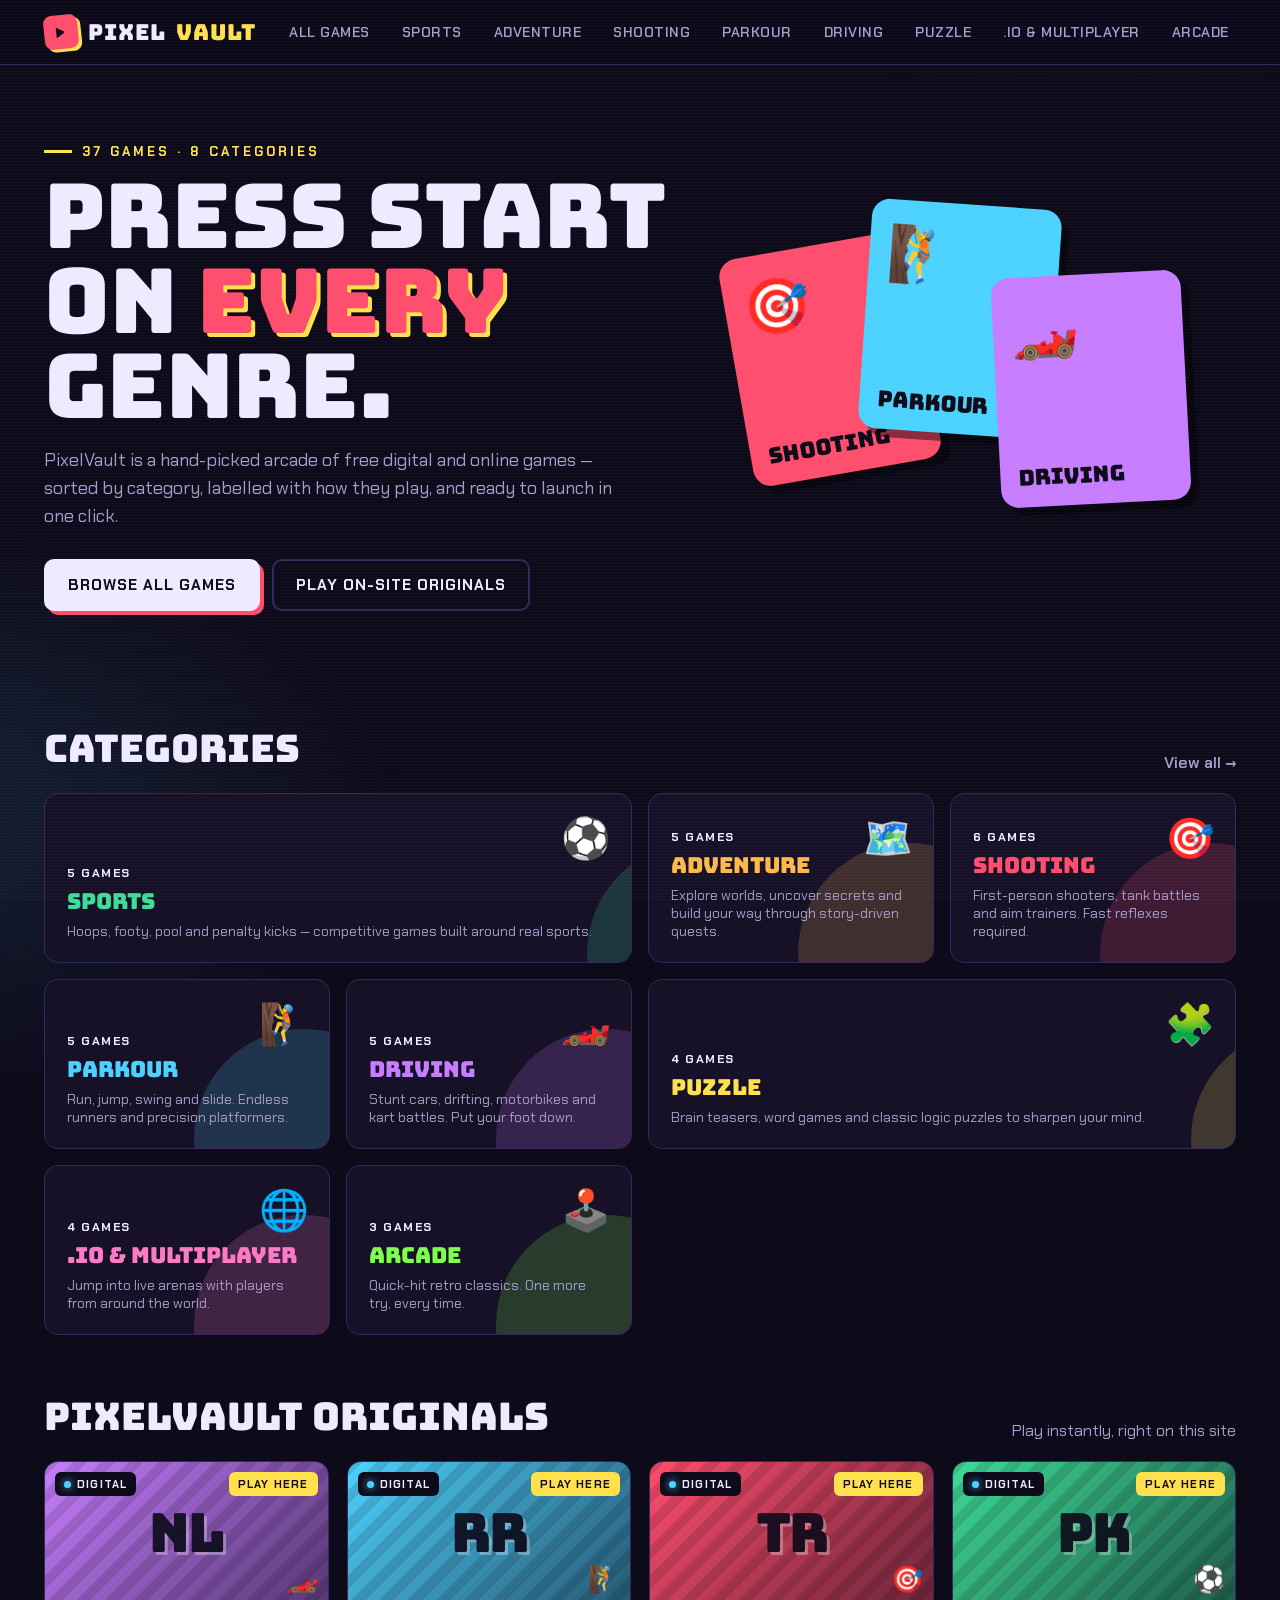
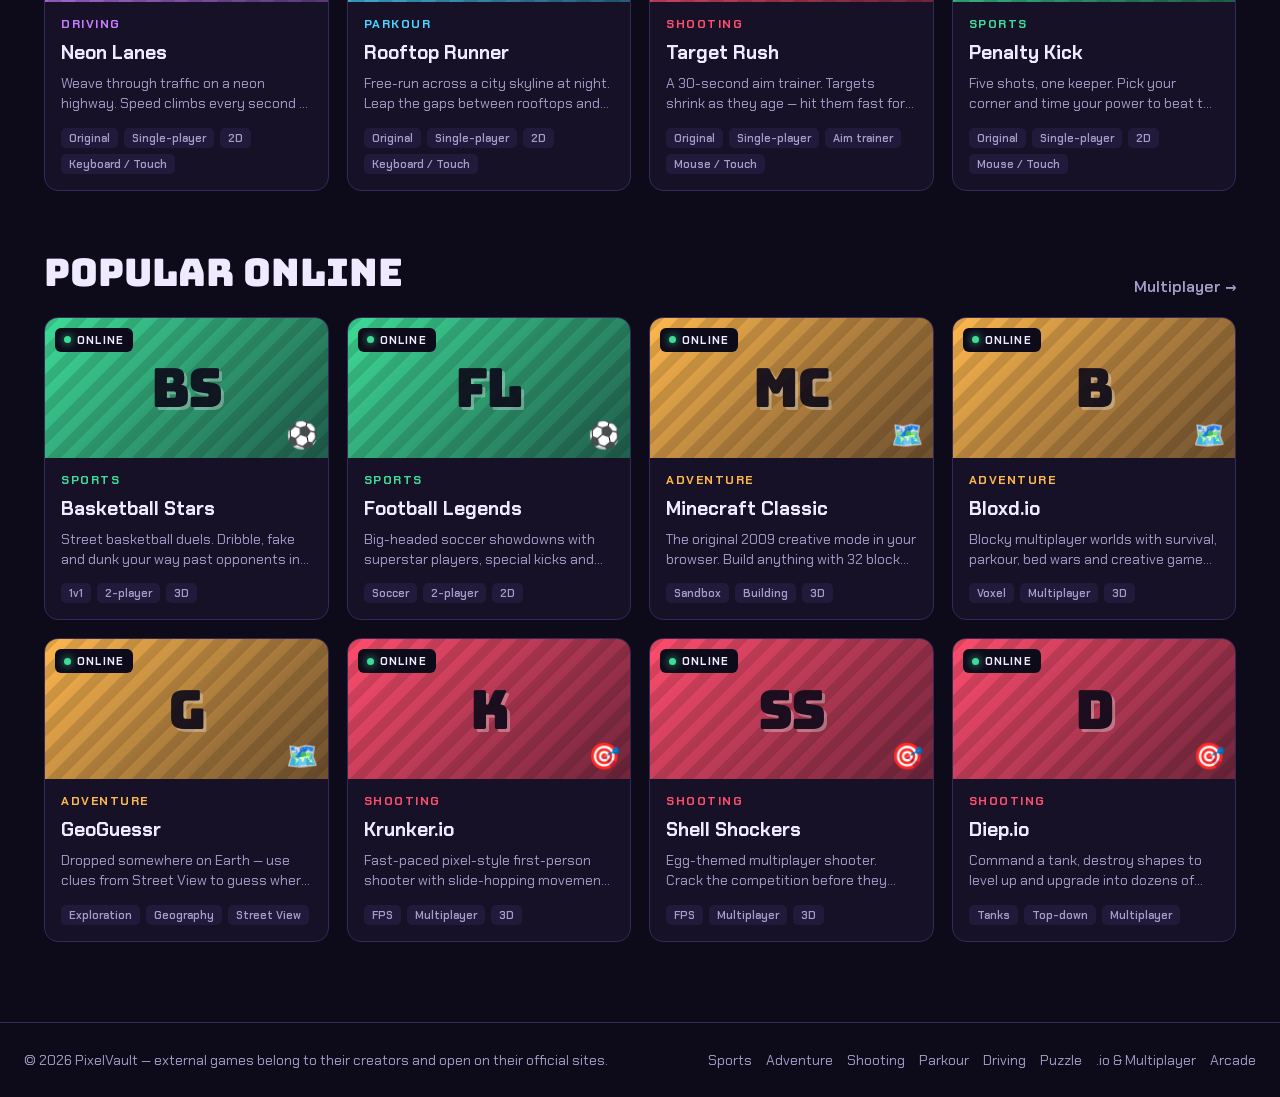
<file: index.html>
<!DOCTYPE html>
<html lang="en">
<head>
  <meta charset="UTF-8">
  <meta name="viewport" content="width=device-width, initial-scale=1.0">
  <title>PixelVault — Free Digital & Online Games</title>
  <meta name="description" content="A hand-picked arcade of free digital and online games sorted by category.">
  <link rel="icon" href="/favicon.ico" type="image/x-icon">
  <link rel="stylesheet" href="/assets/styles.css">
</head>
<body data-page="home">
  <main id="app"></main>
  <script src="/assets/games.js"></script>
  <script src="/assets/app.js"></script>
</body>
</html>
</file>
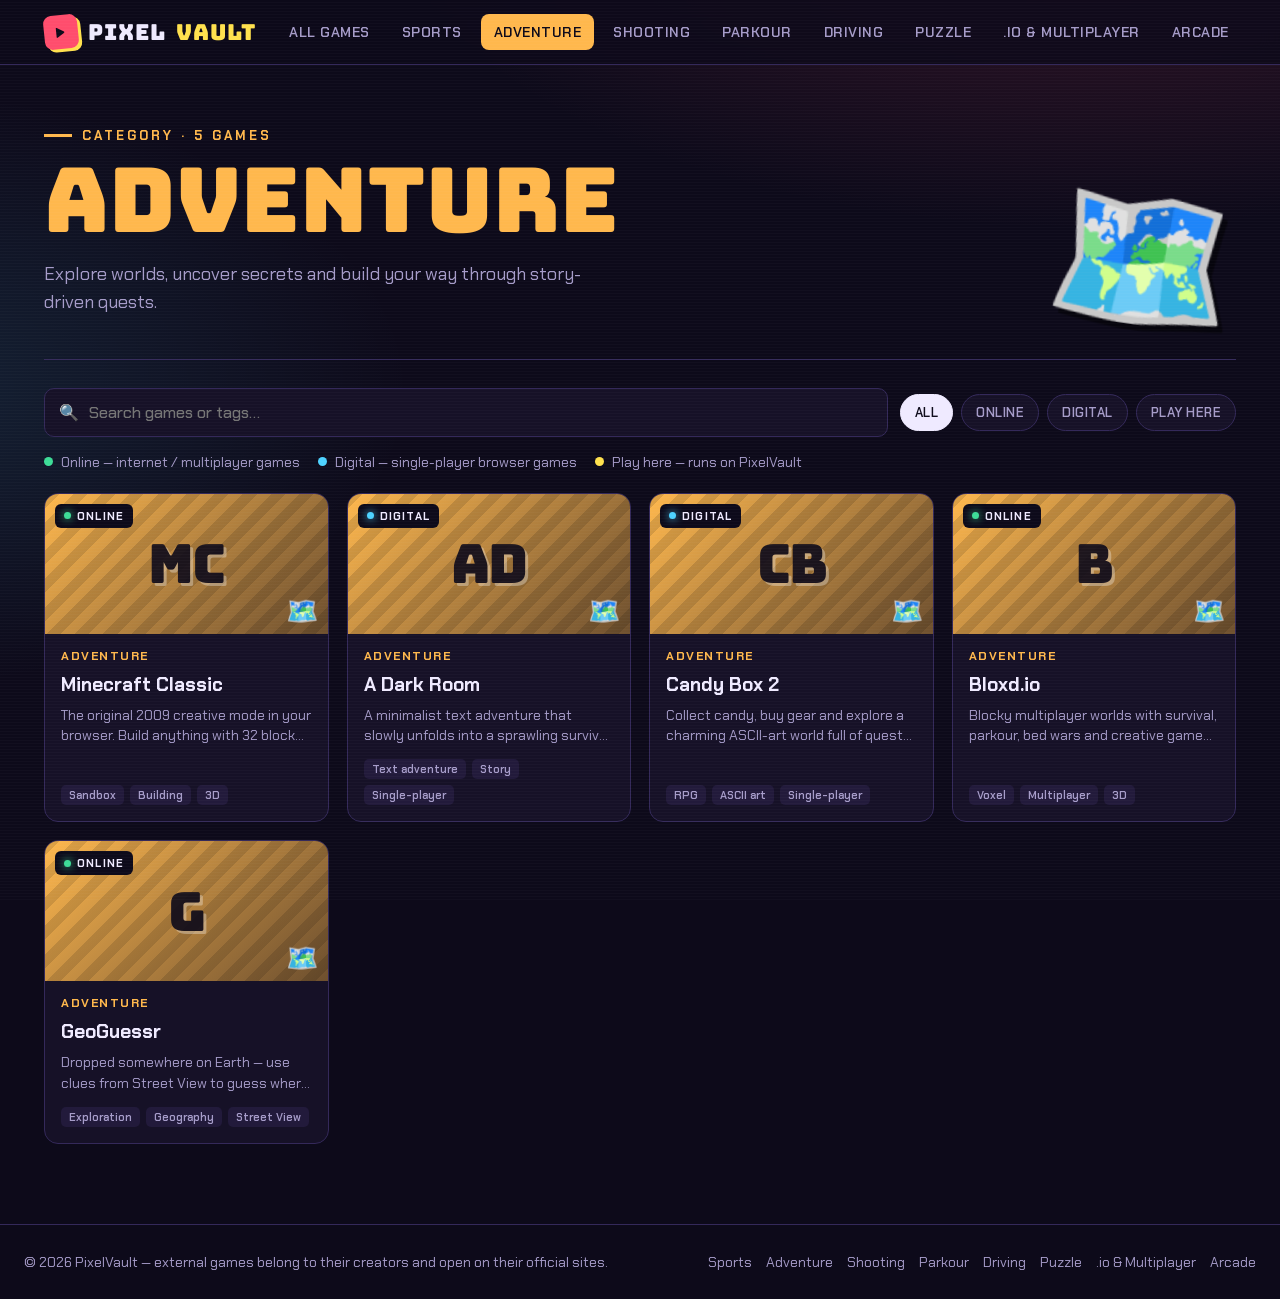
<file: adventure.html>
<!DOCTYPE html>
<html lang="en">
<head>
  <meta charset="UTF-8">
  <meta name="viewport" content="width=device-width, initial-scale=1.0">
  <title>Adventure Games — PixelVault</title>
  <meta name="description" content="Explore worlds and go on quests in free adventure games.">
  <link rel="icon" href="/favicon.ico" type="image/x-icon">
  <link rel="stylesheet" href="/assets/styles.css">
</head>
<body data-page="adventure">
  <main id="app"></main>
  <script src="/assets/games.js"></script>
  <script src="/assets/app.js"></script>
</body>
</html>
</file>
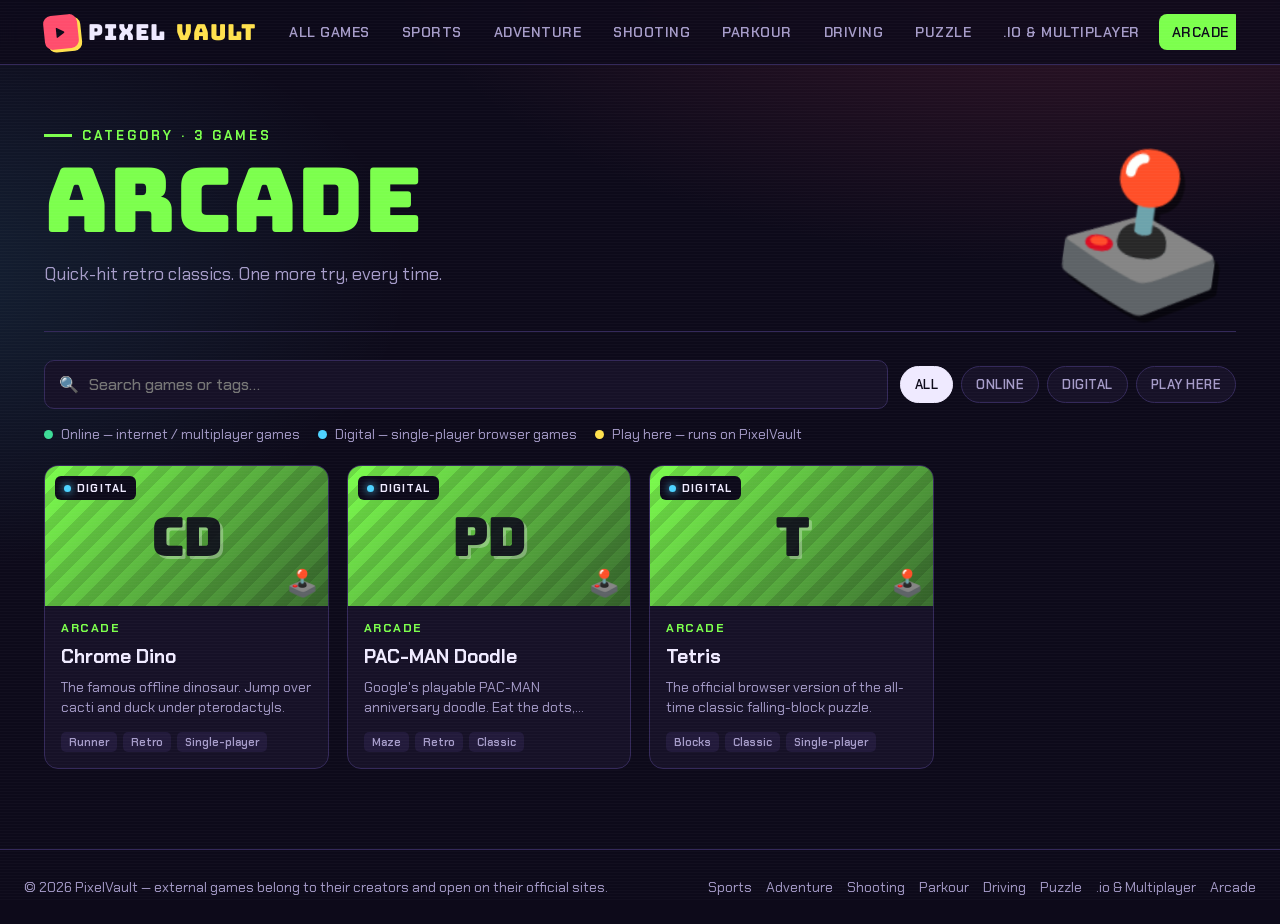
<file: arcade.html>
<!DOCTYPE html>
<html lang="en">
<head>
  <meta charset="UTF-8">
  <meta name="viewport" content="width=device-width, initial-scale=1.0">
  <title>Arcade Games — PixelVault</title>
  <meta name="description" content="Retro arcade classics in your browser.">
  <link rel="icon" href="/favicon.ico" type="image/x-icon">
  <link rel="stylesheet" href="/assets/styles.css">
</head>
<body data-page="arcade">
  <main id="app"></main>
  <script src="/assets/games.js"></script>
  <script src="/assets/app.js"></script>
</body>
</html>
</file>
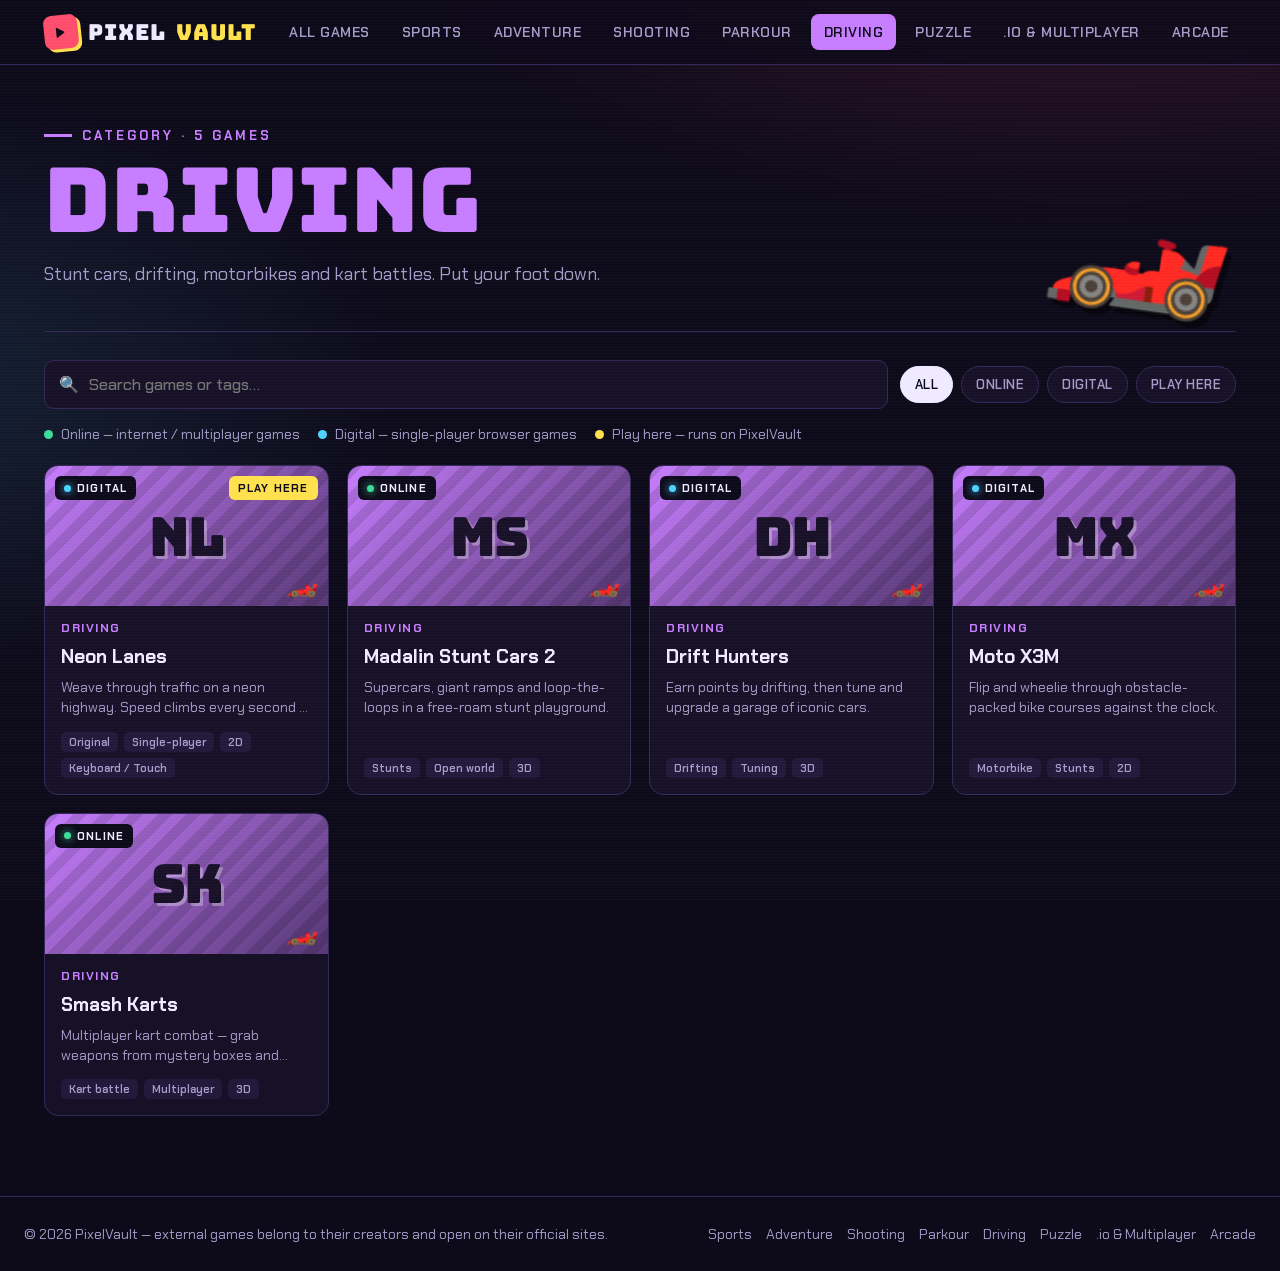
<file: driving.html>
<!DOCTYPE html>
<html lang="en">
<head>
  <meta charset="UTF-8">
  <meta name="viewport" content="width=device-width, initial-scale=1.0">
  <title>Driving Games — PixelVault</title>
  <meta name="description" content="Stunt cars, drifting and racing games to play free.">
  <link rel="icon" href="/favicon.ico" type="image/x-icon">
  <link rel="stylesheet" href="/assets/styles.css">
</head>
<body data-page="driving">
  <main id="app"></main>
  <script src="/assets/games.js"></script>
  <script src="/assets/app.js"></script>
</body>
</html>
</file>
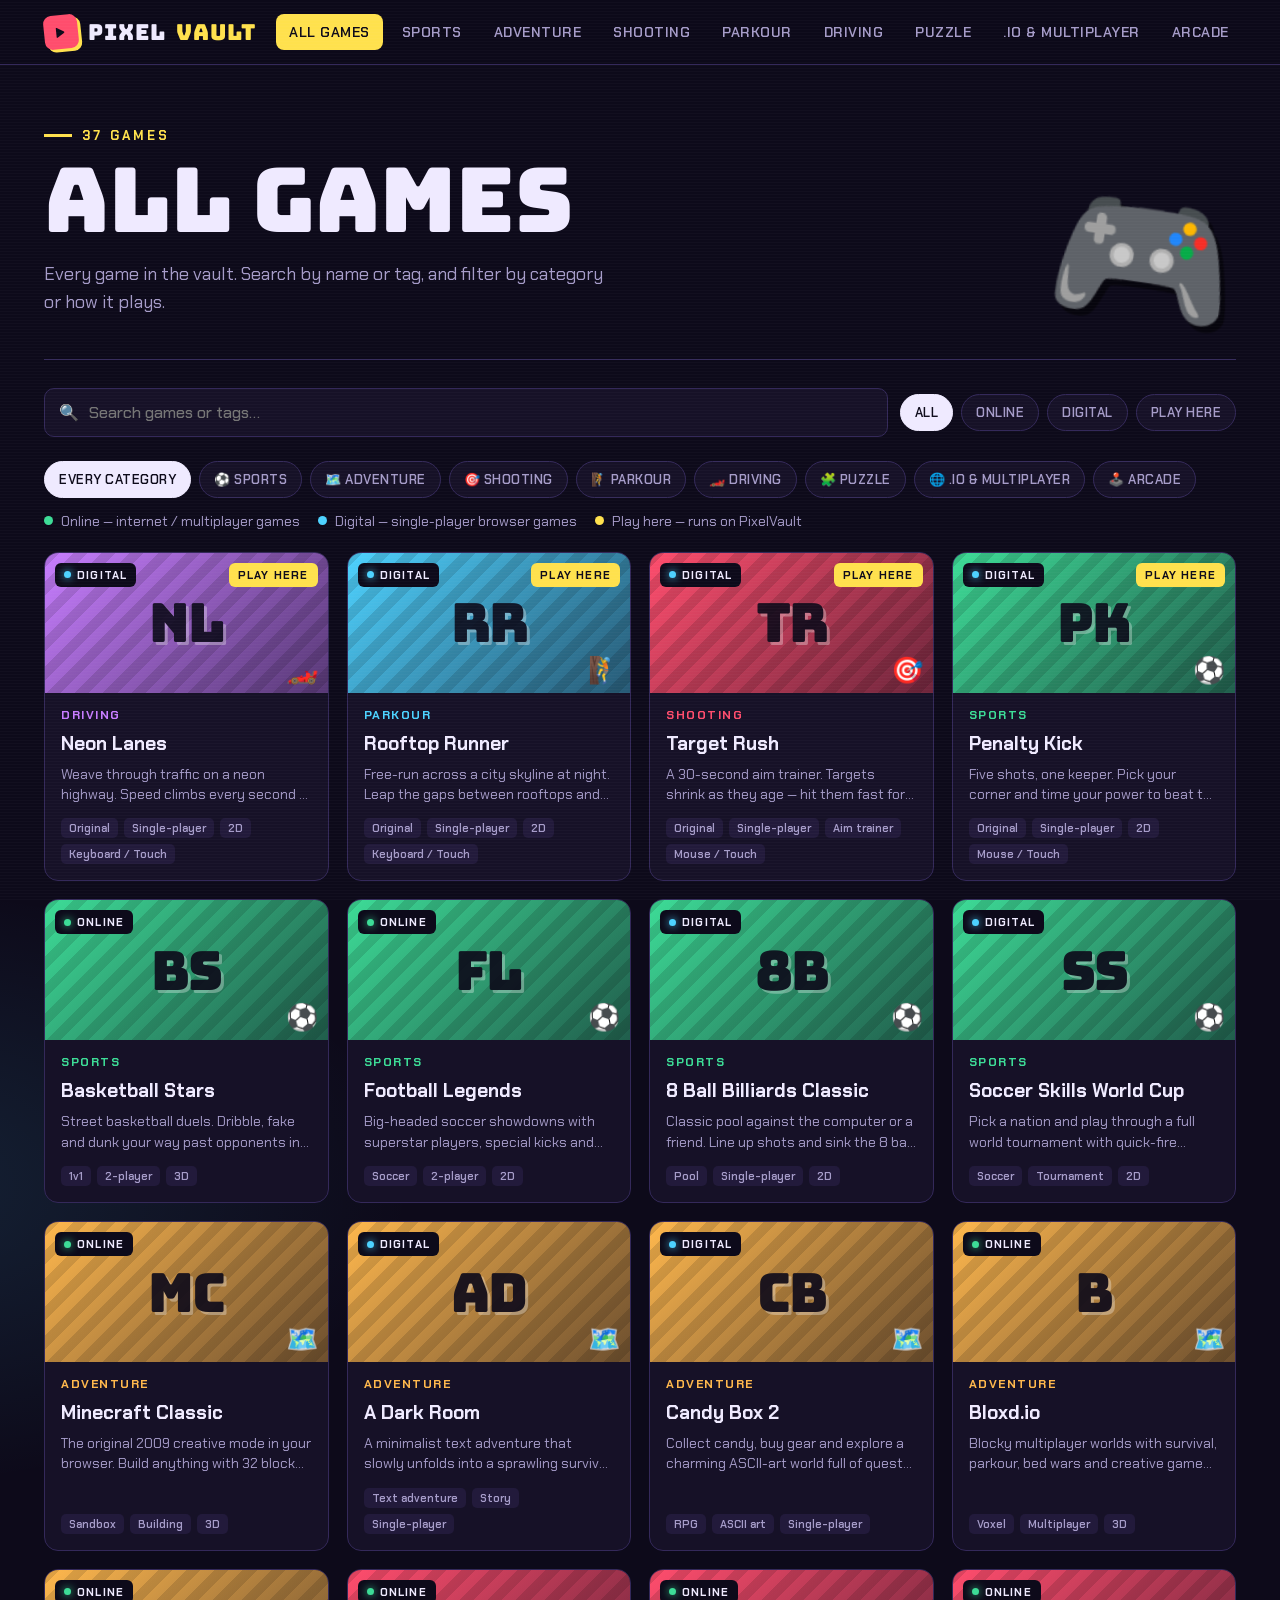
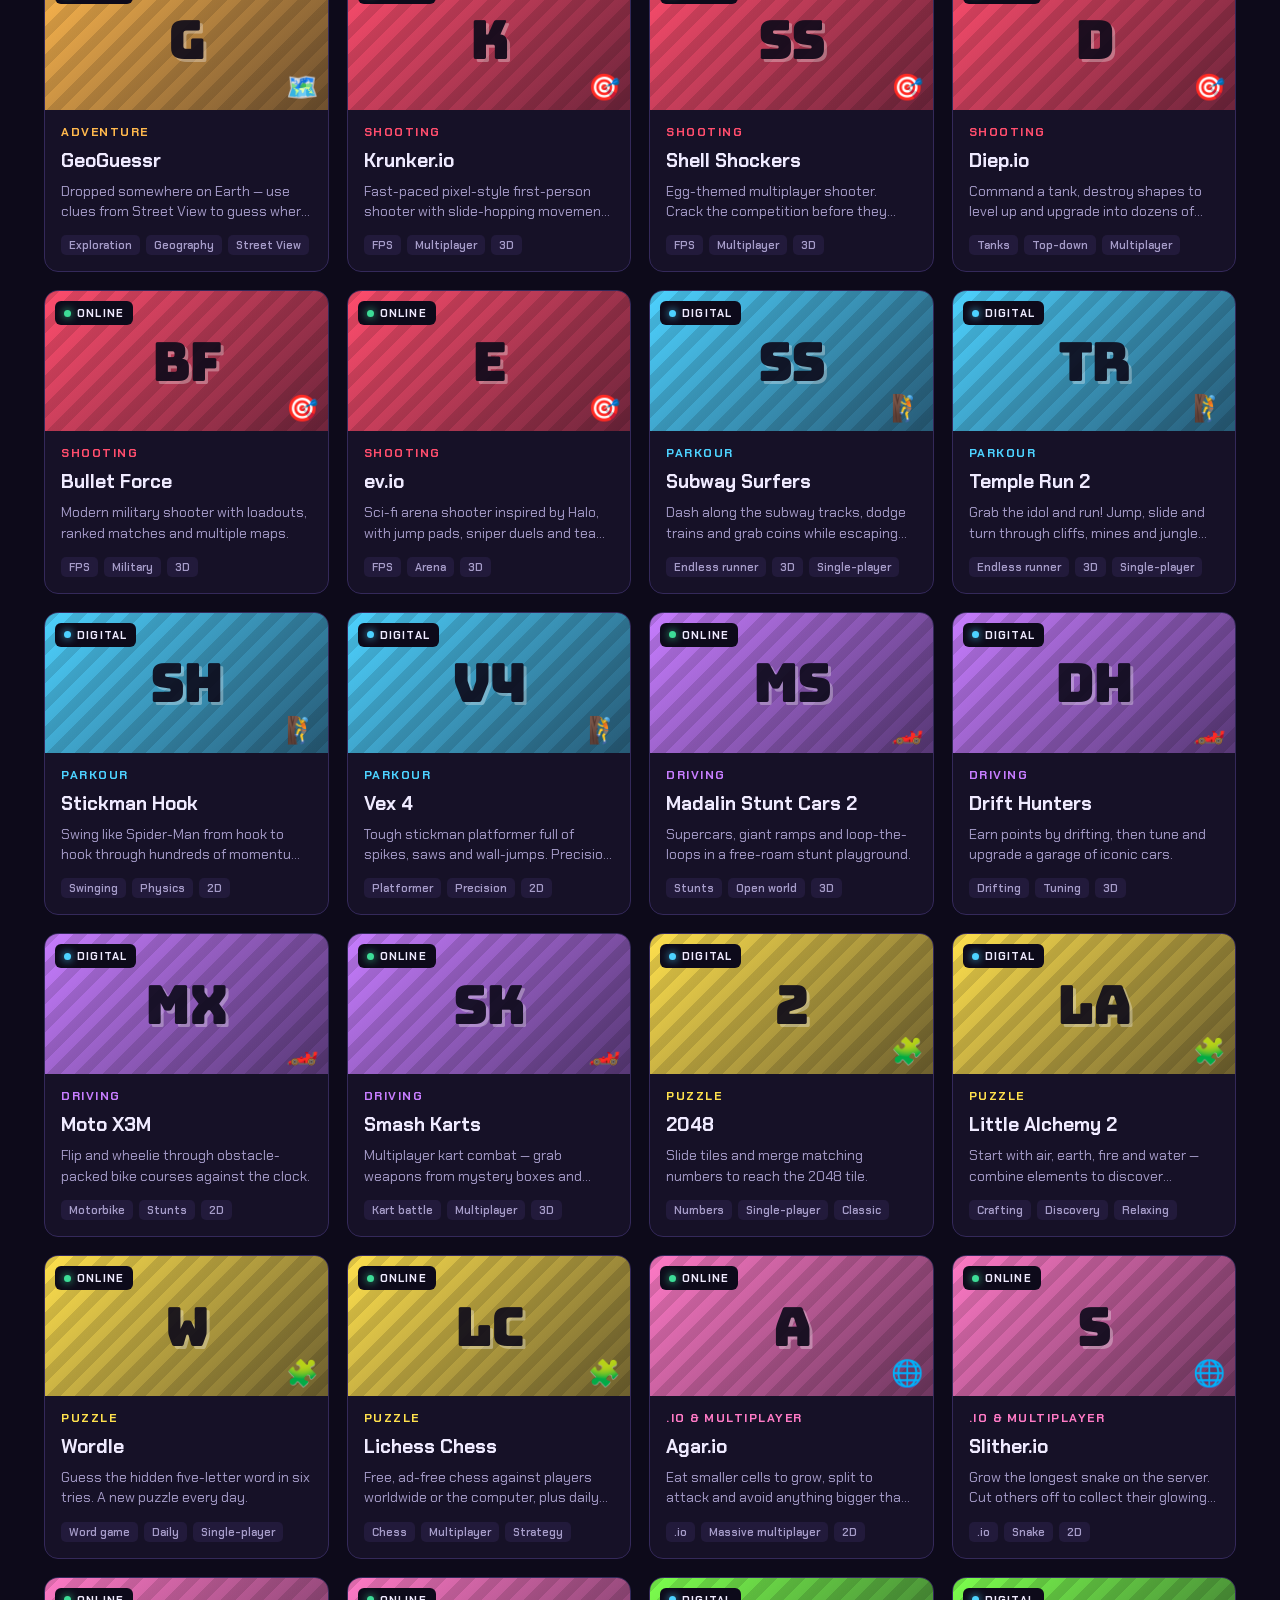
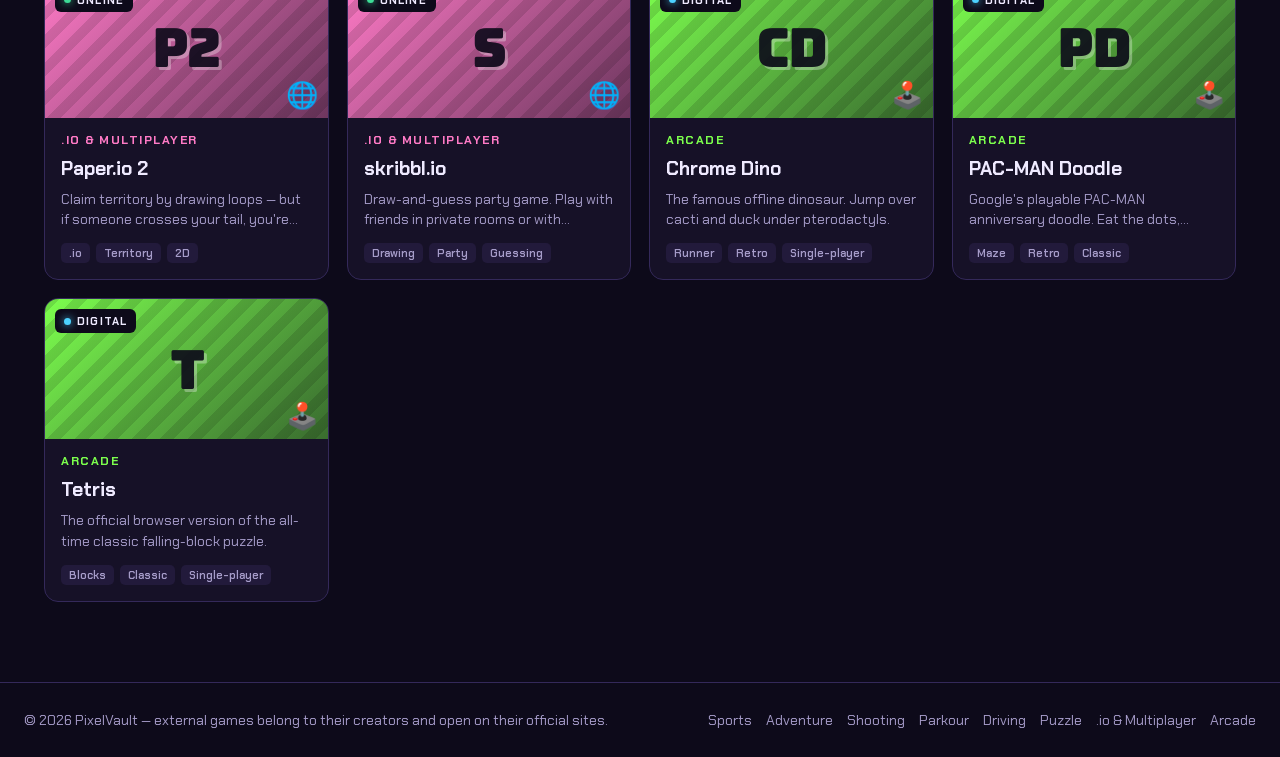
<file: games.html>
<!DOCTYPE html>
<html lang="en">
<head>
  <meta charset="UTF-8">
  <meta name="viewport" content="width=device-width, initial-scale=1.0">
  <title>All Games — PixelVault</title>
  <meta name="description" content="Browse and search every game on PixelVault.">
  <link rel="icon" href="/favicon.ico" type="image/x-icon">
  <link rel="stylesheet" href="/assets/styles.css">
</head>
<body data-page="all">
  <main id="app"></main>
  <script src="/assets/games.js"></script>
  <script src="/assets/app.js"></script>
</body>
</html>
</file>
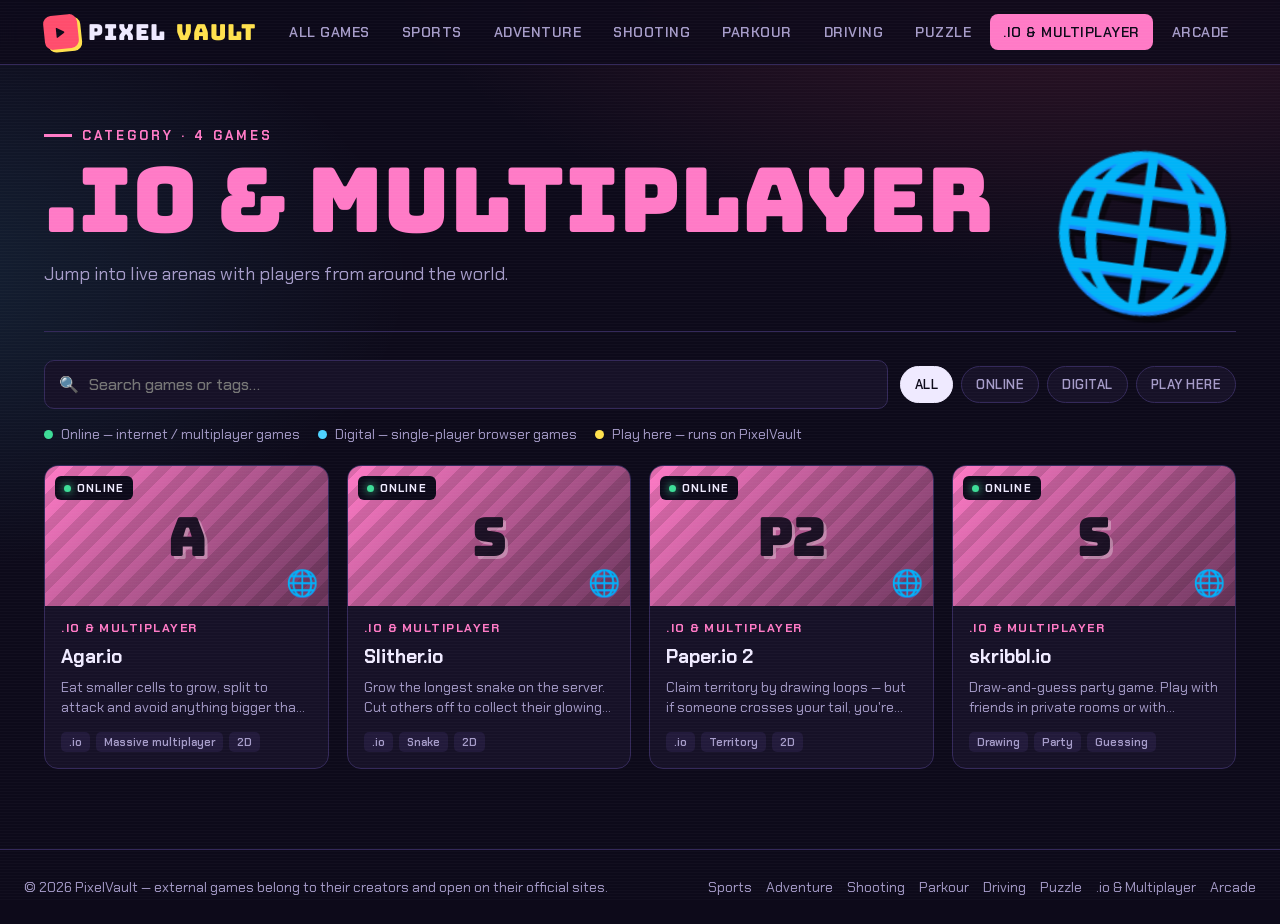
<file: multiplayer.html>
<!DOCTYPE html>
<html lang="en">
<head>
  <meta charset="UTF-8">
  <meta name="viewport" content="width=device-width, initial-scale=1.0">
  <title>.io & Multiplayer Games — PixelVault</title>
  <meta name="description" content="Live online .io and multiplayer games.">
  <link rel="icon" href="/favicon.ico" type="image/x-icon">
  <link rel="stylesheet" href="/assets/styles.css">
</head>
<body data-page="multiplayer">
  <main id="app"></main>
  <script src="/assets/games.js"></script>
  <script src="/assets/app.js"></script>
</body>
</html>
</file>
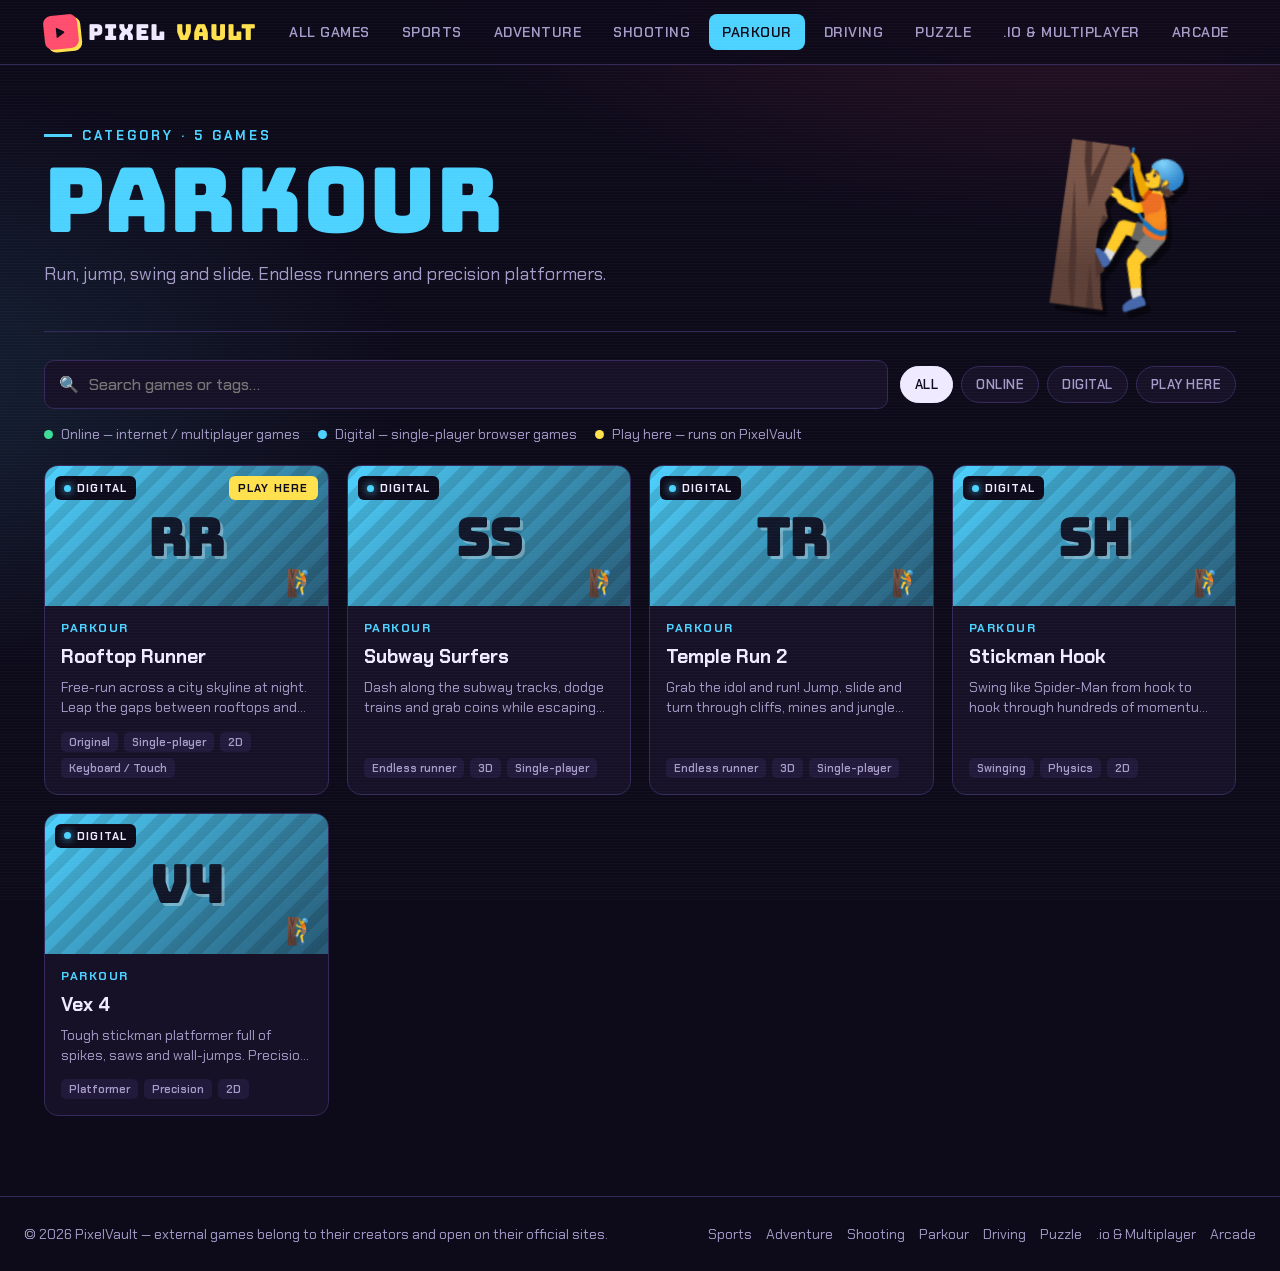
<file: parkour.html>
<!DOCTYPE html>
<html lang="en">
<head>
  <meta charset="UTF-8">
  <meta name="viewport" content="width=device-width, initial-scale=1.0">
  <title>Parkour Games — PixelVault</title>
  <meta name="description" content="Run, jump and swing in free parkour and runner games.">
  <link rel="icon" href="/favicon.ico" type="image/x-icon">
  <link rel="stylesheet" href="/assets/styles.css">
</head>
<body data-page="parkour">
  <main id="app"></main>
  <script src="/assets/games.js"></script>
  <script src="/assets/app.js"></script>
</body>
</html>
</file>
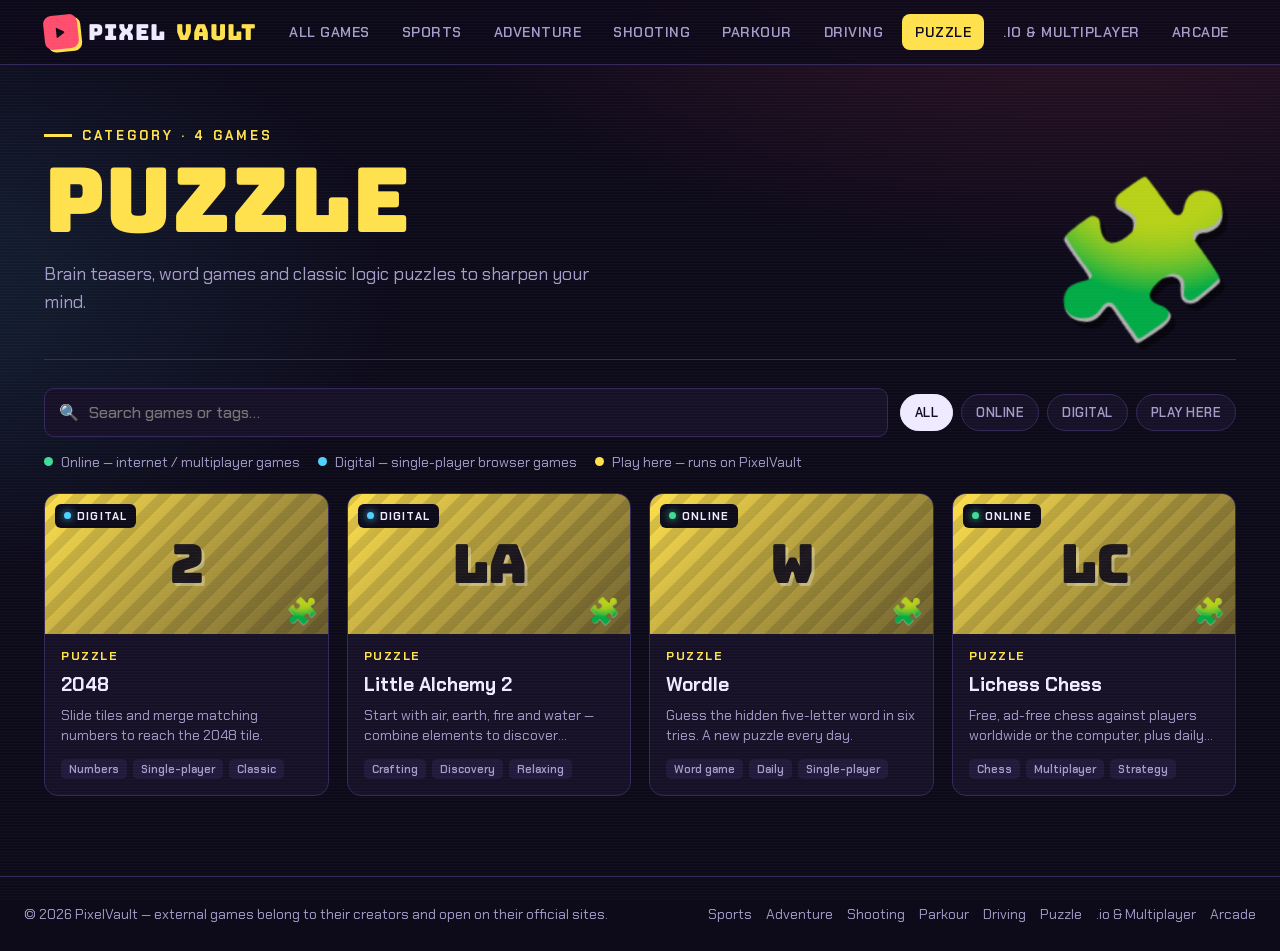
<file: puzzle.html>
<!DOCTYPE html>
<html lang="en">
<head>
  <meta charset="UTF-8">
  <meta name="viewport" content="width=device-width, initial-scale=1.0">
  <title>Puzzle Games — PixelVault</title>
  <meta name="description" content="Free puzzle, word and logic games.">
  <link rel="icon" href="/favicon.ico" type="image/x-icon">
  <link rel="stylesheet" href="/assets/styles.css">
</head>
<body data-page="puzzle">
  <main id="app"></main>
  <script src="/assets/games.js"></script>
  <script src="/assets/app.js"></script>
</body>
</html>
</file>
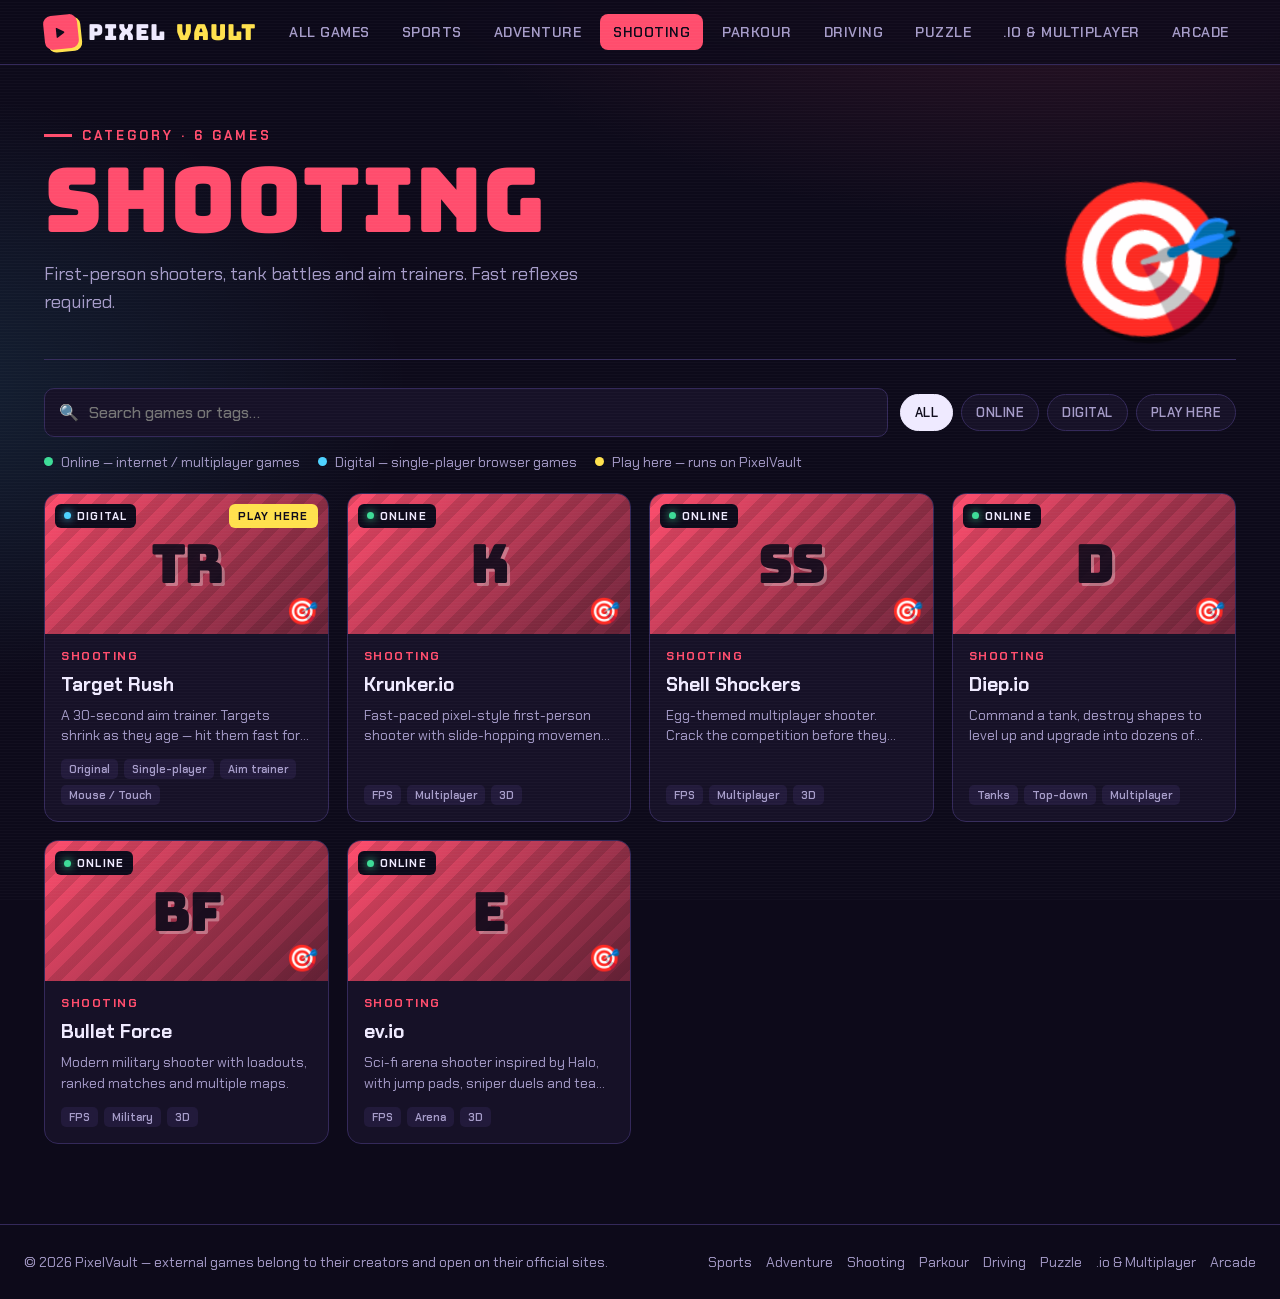
<file: shooting.html>
<!DOCTYPE html>
<html lang="en">
<head>
  <meta charset="UTF-8">
  <meta name="viewport" content="width=device-width, initial-scale=1.0">
  <title>Shooting Games — PixelVault</title>
  <meta name="description" content="Free FPS, tank and aim-training shooting games.">
  <link rel="icon" href="/favicon.ico" type="image/x-icon">
  <link rel="stylesheet" href="/assets/styles.css">
</head>
<body data-page="shooting">
  <main id="app"></main>
  <script src="/assets/games.js"></script>
  <script src="/assets/app.js"></script>
</body>
</html>
</file>
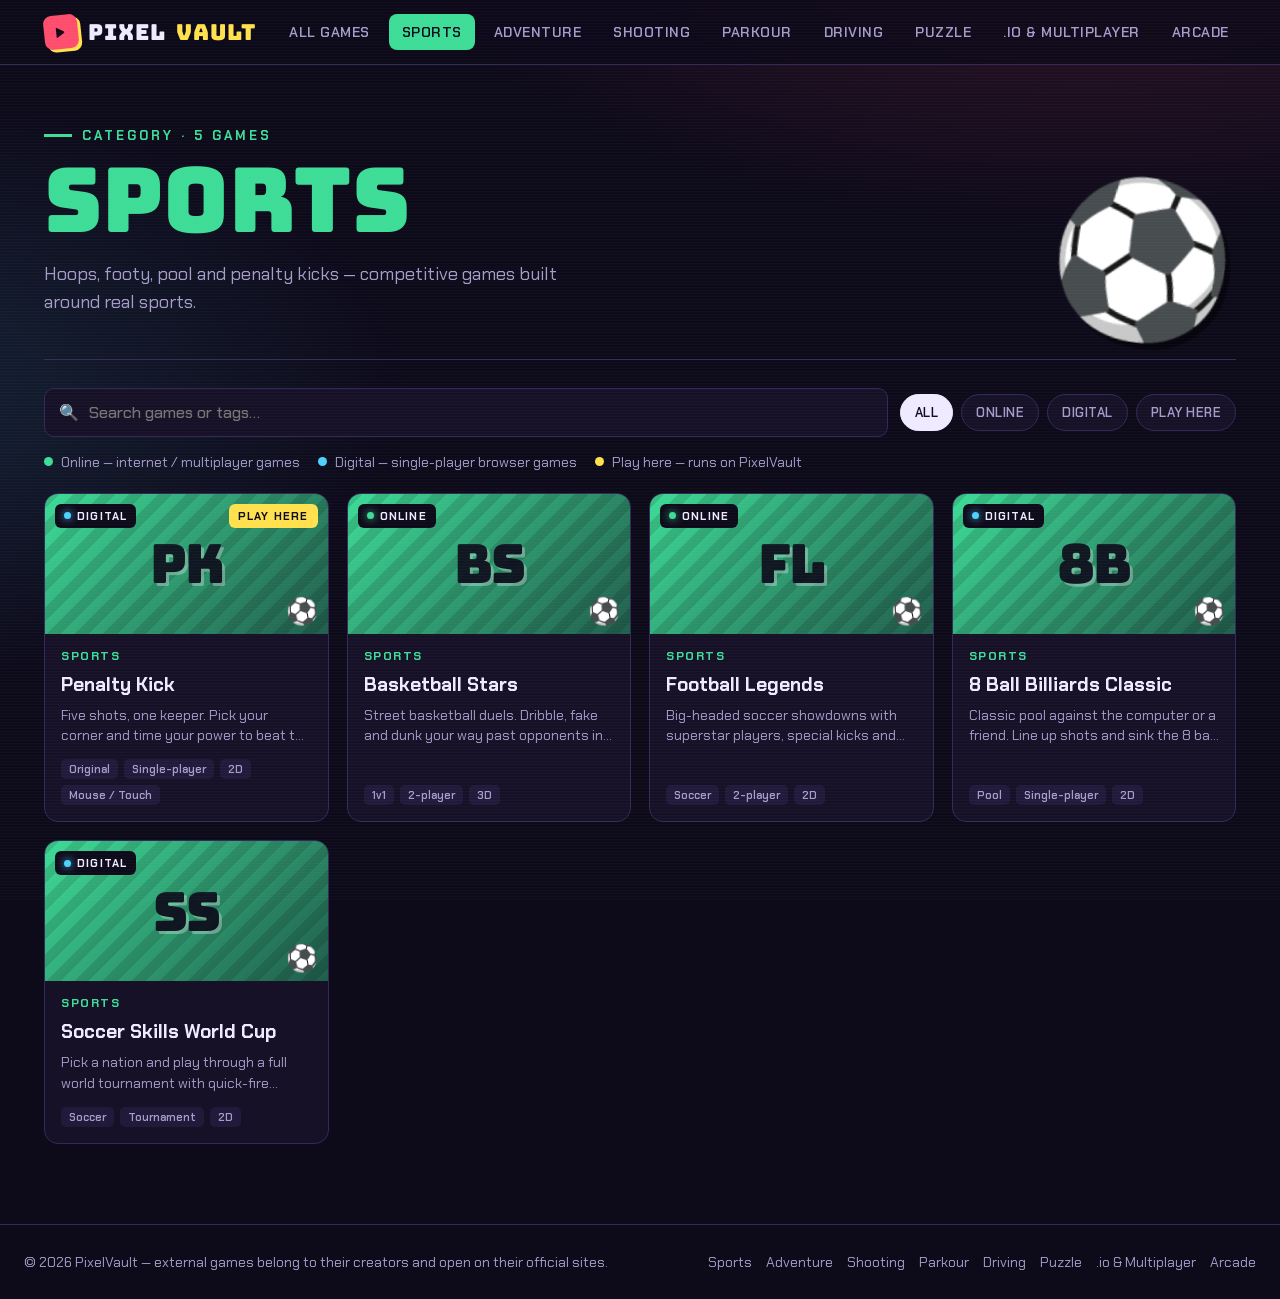
<file: sports.html>
<!DOCTYPE html>
<html lang="en">
<head>
  <meta charset="UTF-8">
  <meta name="viewport" content="width=device-width, initial-scale=1.0">
  <title>Sports Games — PixelVault</title>
  <meta name="description" content="Basketball, soccer, pool and more free sports games.">
  <link rel="icon" href="/favicon.ico" type="image/x-icon">
  <link rel="stylesheet" href="/assets/styles.css">
</head>
<body data-page="sports">
  <main id="app"></main>
  <script src="/assets/games.js"></script>
  <script src="/assets/app.js"></script>
</body>
</html>
</file>
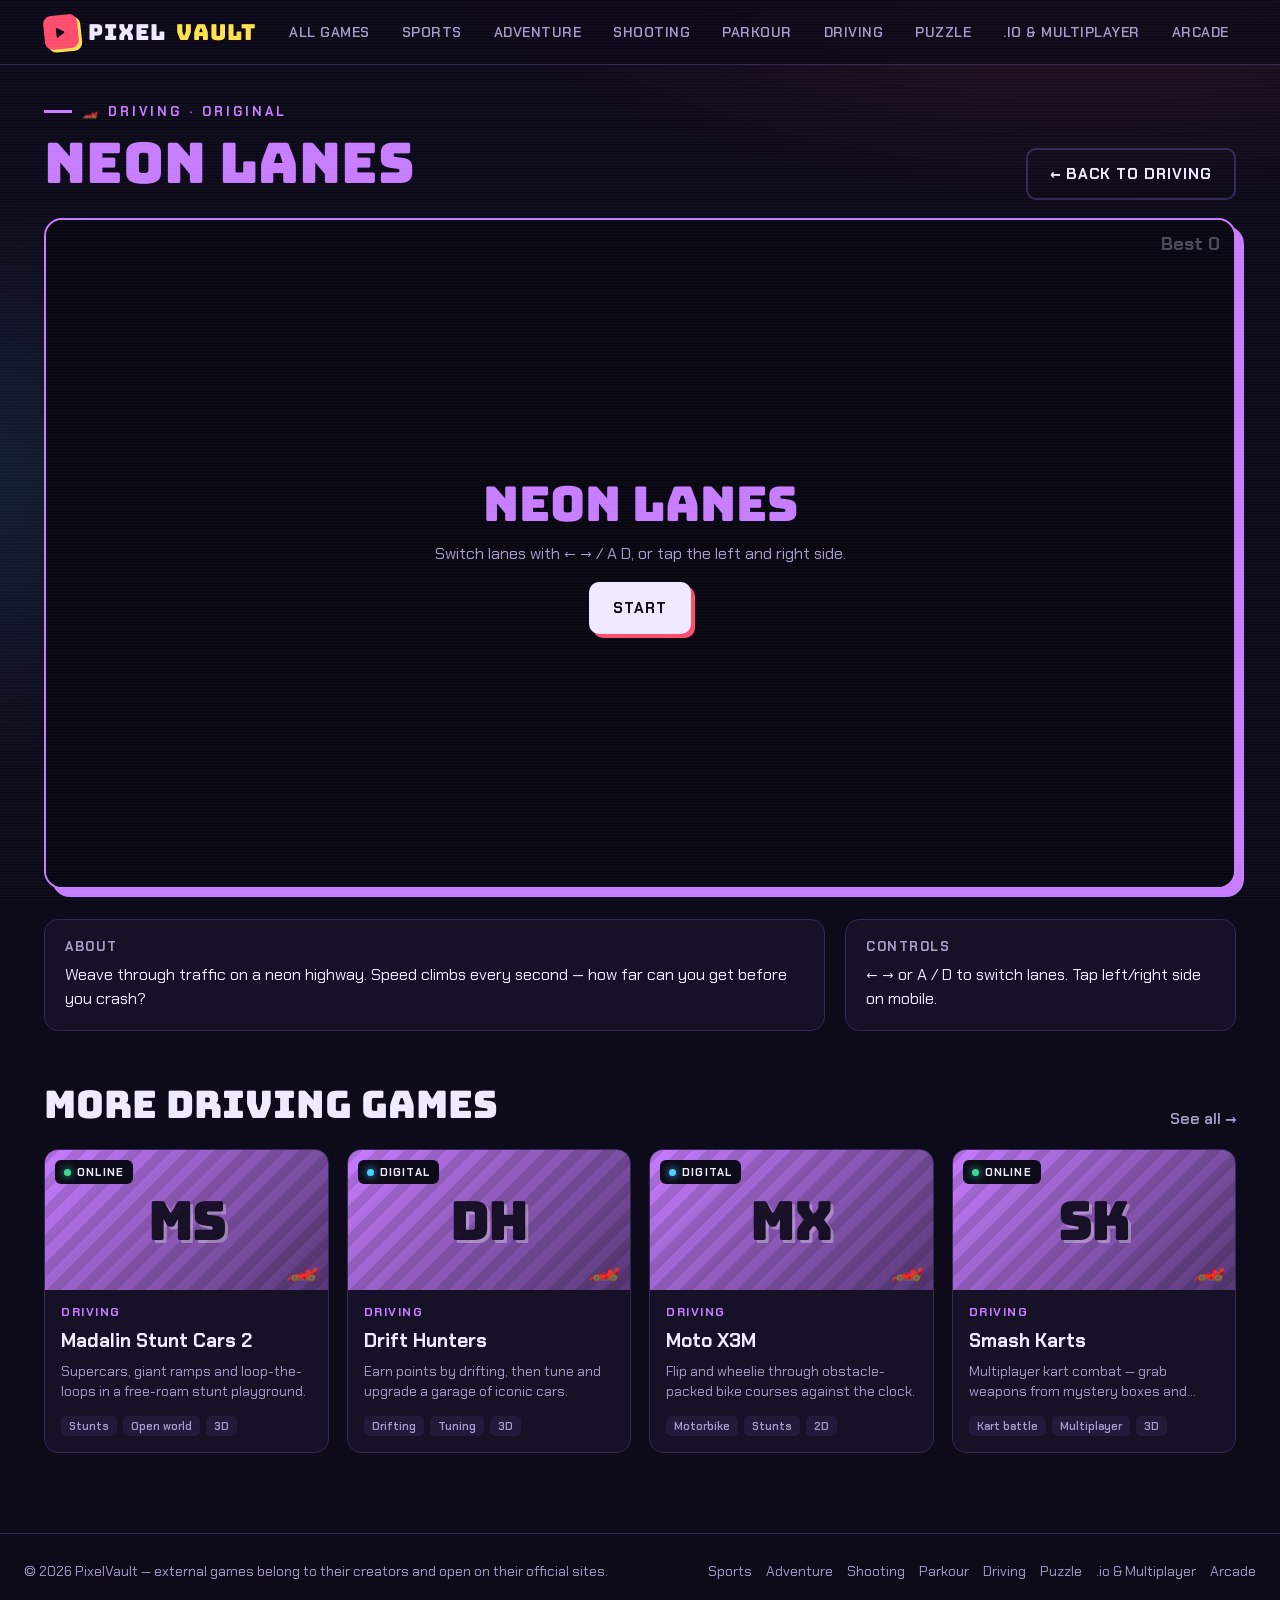
<file: play/lane-racer.html>
<!DOCTYPE html>
<html lang="en">
<head>
  <meta charset="UTF-8">
  <meta name="viewport" content="width=device-width, initial-scale=1.0">
  <title>PixelVault</title>
  <link rel="icon" href="/favicon.ico" type="image/x-icon">
  <link rel="stylesheet" href="/assets/styles.css">
</head>
<body data-page="play" data-game="lane-racer">
  <main class="player">
    <div class="player-head" id="play-title"></div>
    <div class="stage">
      <canvas id="c" width="960" height="540"></canvas>
      <div class="hud"><span id="score"></span><span id="best"></span></div>
      <div class="overlay" id="ov">
        <div>
          <h2 id="ov-title">Neon Lanes</h2>
          <p id="ov-text">Switch lanes with ← → / A D, or tap the left and right side.</p>
          <button class="btn" id="start">Start</button>
        </div>
      </div>
    </div>
    <div class="player-info" id="play-info"></div>
    <div class="game-grid" id="related"></div>
  </main>
  <script src="/assets/games.js"></script>
  <script src="/assets/app.js"></script>
  <script src="/play/kit.js"></script>
  <script src="/play/lane-racer.js"></script>
</body>
</html>
</file>
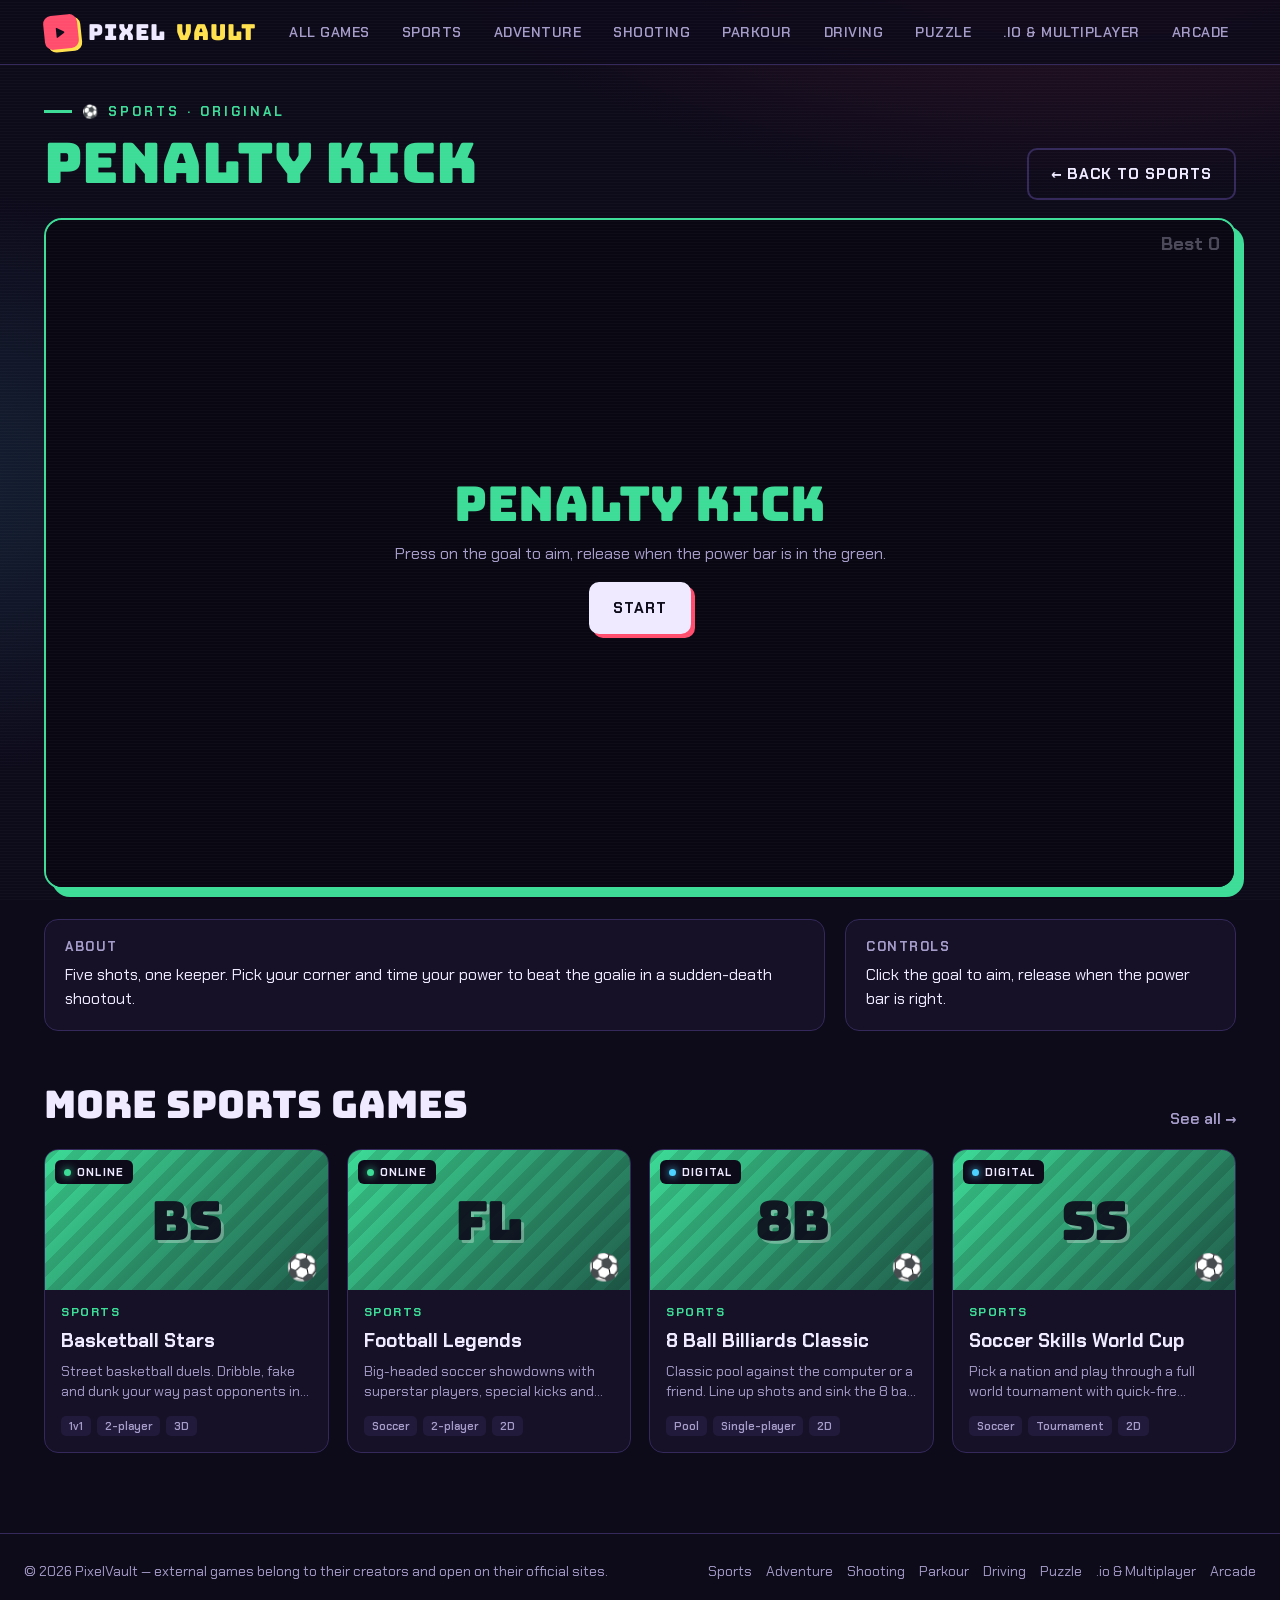
<file: play/penalty-kick.html>
<!DOCTYPE html>
<html lang="en">
<head>
  <meta charset="UTF-8">
  <meta name="viewport" content="width=device-width, initial-scale=1.0">
  <title>PixelVault</title>
  <link rel="icon" href="/favicon.ico" type="image/x-icon">
  <link rel="stylesheet" href="/assets/styles.css">
</head>
<body data-page="play" data-game="penalty-kick">
  <main class="player">
    <div class="player-head" id="play-title"></div>
    <div class="stage">
      <canvas id="c" width="960" height="540"></canvas>
      <div class="hud"><span id="score"></span><span id="best"></span></div>
      <div class="overlay" id="ov">
        <div>
          <h2 id="ov-title">Penalty Kick</h2>
          <p id="ov-text">Press on the goal to aim, release when the power bar is in the green.</p>
          <button class="btn" id="start">Start</button>
        </div>
      </div>
    </div>
    <div class="player-info" id="play-info"></div>
    <div class="game-grid" id="related"></div>
  </main>
  <script src="/assets/games.js"></script>
  <script src="/assets/app.js"></script>
  <script src="/play/kit.js"></script>
  <script src="/play/penalty-kick.js"></script>
</body>
</html>
</file>
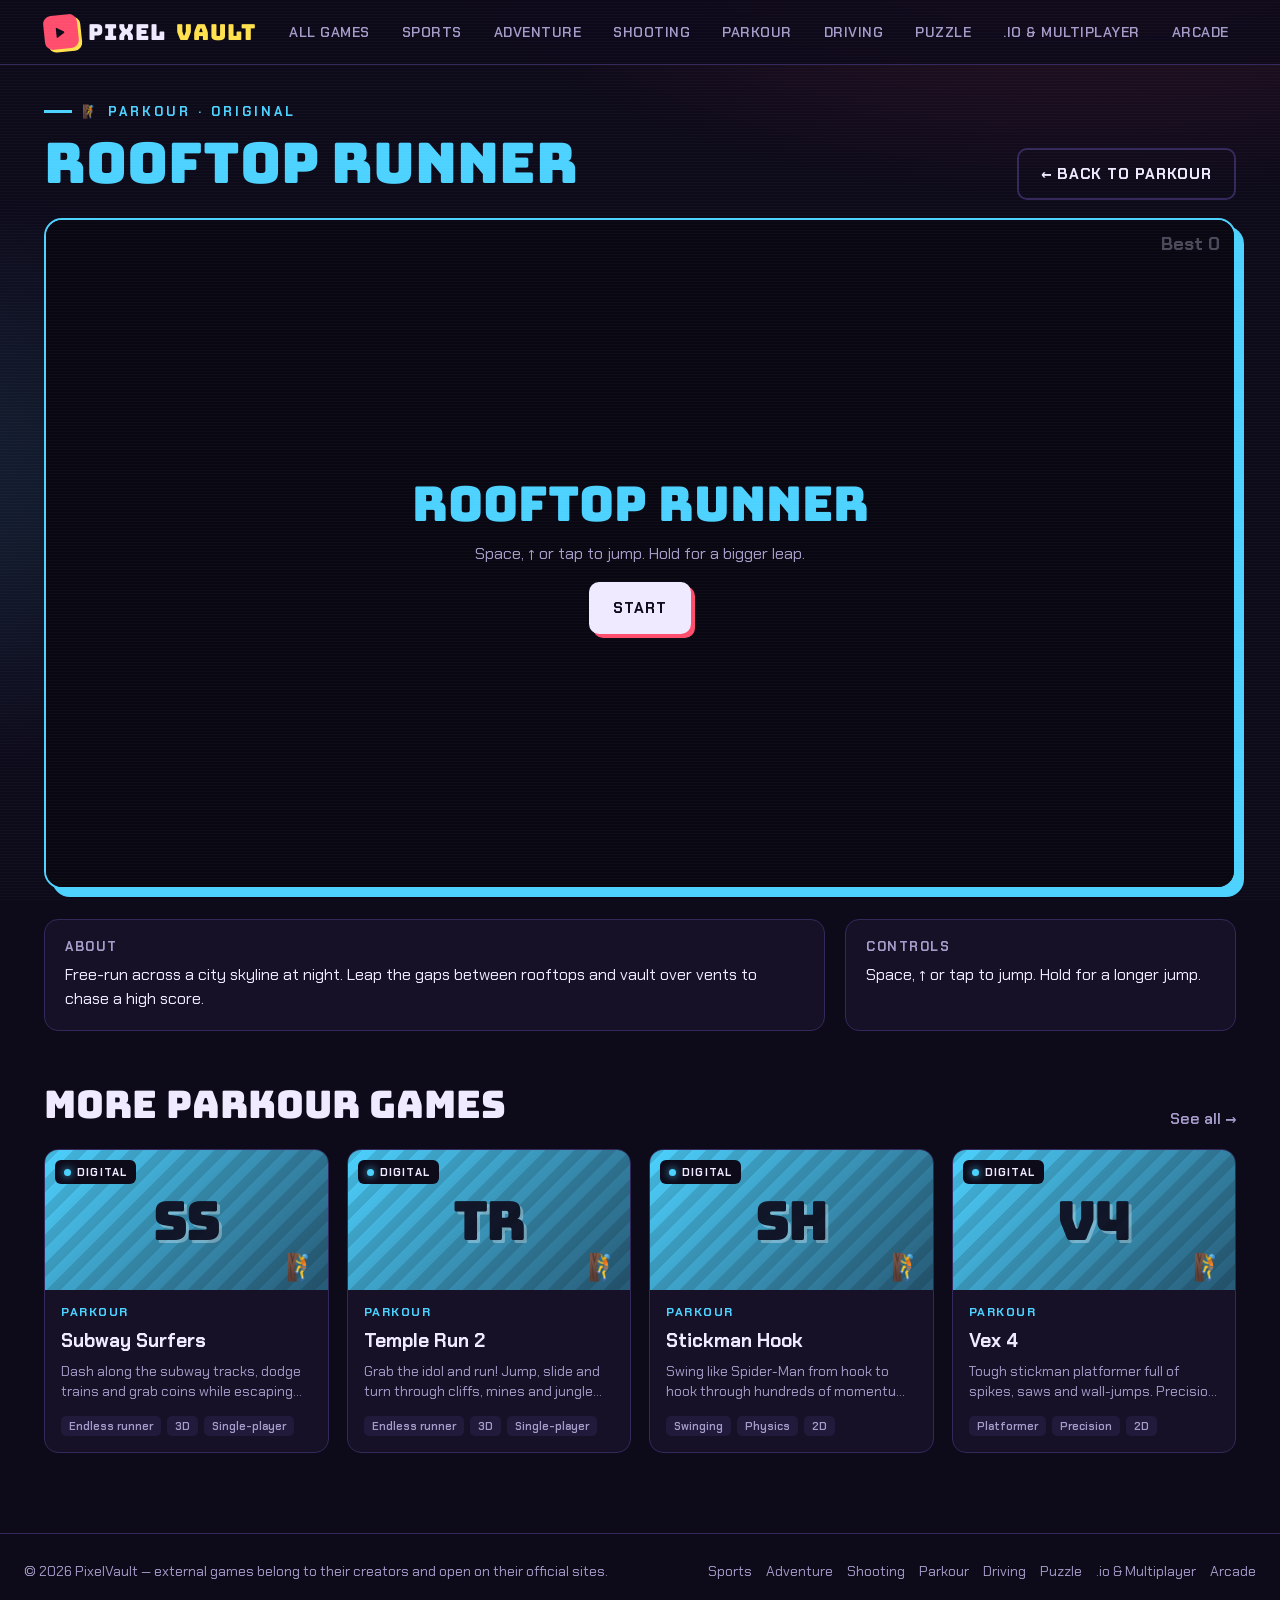
<file: play/rooftop-runner.html>
<!DOCTYPE html>
<html lang="en">
<head>
  <meta charset="UTF-8">
  <meta name="viewport" content="width=device-width, initial-scale=1.0">
  <title>PixelVault</title>
  <link rel="icon" href="/favicon.ico" type="image/x-icon">
  <link rel="stylesheet" href="/assets/styles.css">
</head>
<body data-page="play" data-game="rooftop-runner">
  <main class="player">
    <div class="player-head" id="play-title"></div>
    <div class="stage">
      <canvas id="c" width="960" height="540"></canvas>
      <div class="hud"><span id="score"></span><span id="best"></span></div>
      <div class="overlay" id="ov">
        <div>
          <h2 id="ov-title">Rooftop Runner</h2>
          <p id="ov-text">Space, ↑ or tap to jump. Hold for a bigger leap.</p>
          <button class="btn" id="start">Start</button>
        </div>
      </div>
    </div>
    <div class="player-info" id="play-info"></div>
    <div class="game-grid" id="related"></div>
  </main>
  <script src="/assets/games.js"></script>
  <script src="/assets/app.js"></script>
  <script src="/play/kit.js"></script>
  <script src="/play/rooftop-runner.js"></script>
</body>
</html>
</file>
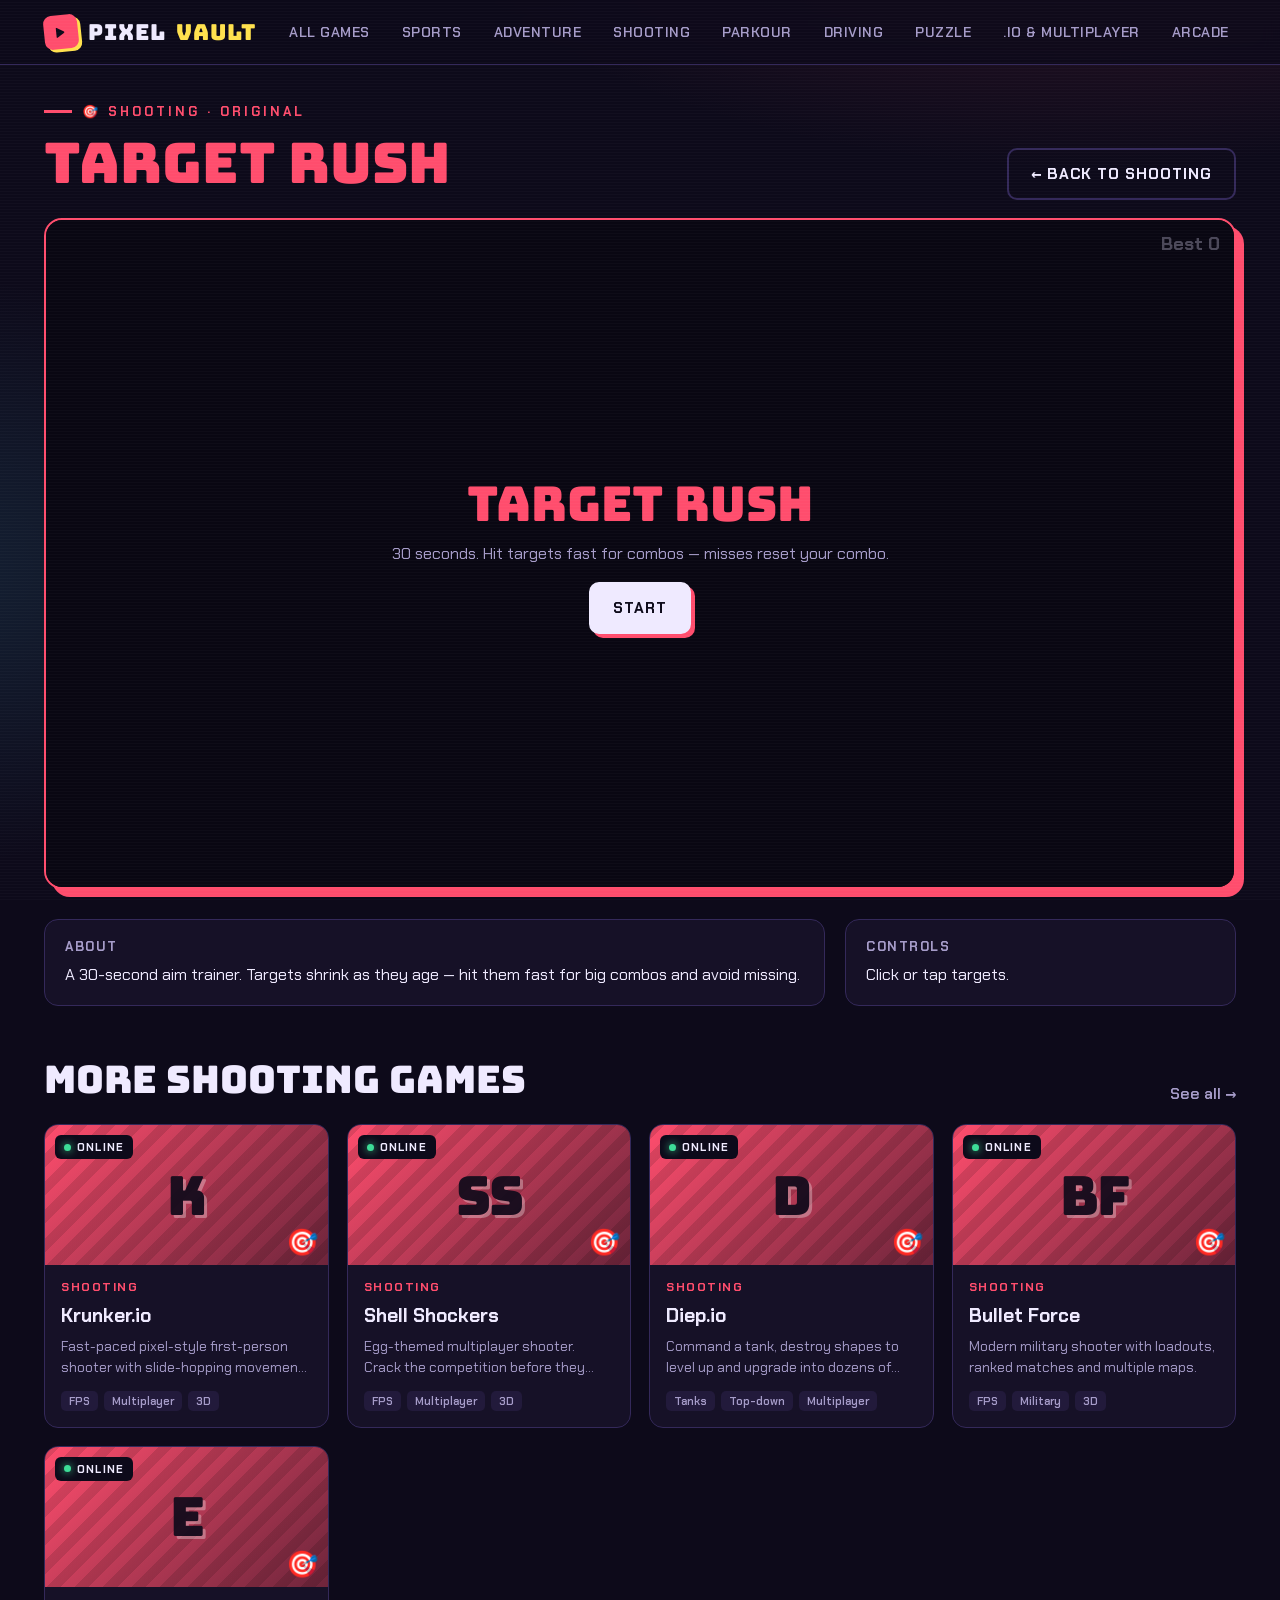
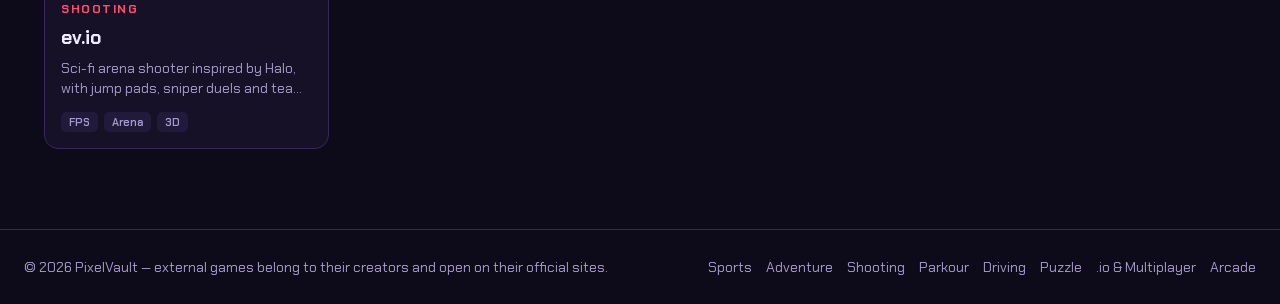
<file: play/target-rush.html>
<!DOCTYPE html>
<html lang="en">
<head>
  <meta charset="UTF-8">
  <meta name="viewport" content="width=device-width, initial-scale=1.0">
  <title>PixelVault</title>
  <link rel="icon" href="/favicon.ico" type="image/x-icon">
  <link rel="stylesheet" href="/assets/styles.css">
</head>
<body data-page="play" data-game="target-rush">
  <main class="player">
    <div class="player-head" id="play-title"></div>
    <div class="stage">
      <canvas id="c" width="960" height="540"></canvas>
      <div class="hud"><span id="score"></span><span id="best"></span></div>
      <div class="overlay" id="ov">
        <div>
          <h2 id="ov-title">Target Rush</h2>
          <p id="ov-text">30 seconds. Hit targets fast for combos — misses reset your combo.</p>
          <button class="btn" id="start">Start</button>
        </div>
      </div>
    </div>
    <div class="player-info" id="play-info"></div>
    <div class="game-grid" id="related"></div>
  </main>
  <script src="/assets/games.js"></script>
  <script src="/assets/app.js"></script>
  <script src="/play/kit.js"></script>
  <script src="/play/target-rush.js"></script>
</body>
</html>
</file>
<file: assets/styles.css>
@import url("https://fonts.googleapis.com/css2?family=Bungee&family=Chakra+Petch:wght@400;500;600;700&display=swap");

:root {
  --ink: #0d0a1a;
  --ink-2: #161127;
  --ink-3: #221a3b;
  --line: #34295a;
  --text: #efeaff;
  --muted: #a69cc9;
  --accent: #ff4d6d;
  --hot: #ffe14d;
  --radius: 14px;
  --display: "Bungee", "Impact", sans-serif;
  --body: "Chakra Petch", system-ui, sans-serif;
}

* { box-sizing: border-box; }
html { scroll-behavior: smooth; }
body {
  margin: 0;
  min-height: 100vh;
  font-family: var(--body);
  color: var(--text);
  background:
    radial-gradient(1200px 600px at 85% -10%, rgba(255, 77, 109, .18), transparent 60%),
    radial-gradient(900px 500px at -10% 30%, rgba(77, 210, 255, .12), transparent 60%),
    var(--ink);
  display: flex;
  flex-direction: column;
}
/* CRT scanlines */
body::after {
  content: "";
  position: fixed; inset: 0;
  pointer-events: none;
  background: repeating-linear-gradient(0deg, rgba(255,255,255,.025) 0 1px, transparent 1px 3px);
  z-index: 50;
}
a { color: inherit; }
main { flex: 1; width: 100%; max-width: 1240px; margin: 0 auto; padding: 0 24px 80px; }

/* ---------- Header ---------- */
.site-header {
  position: sticky; top: 0; z-index: 40;
  background: rgba(13, 10, 26, .85);
  backdrop-filter: blur(10px);
  border-bottom: 1px solid var(--line);
}
.header-inner {
  max-width: 1240px; margin: 0 auto; padding: 14px 24px;
  display: flex; align-items: center; gap: 20px;
}
.logo {
  font-family: var(--display); font-size: 22px; text-decoration: none; letter-spacing: 1px;
  display: flex; align-items: center; gap: 10px; white-space: nowrap;
}
.logo-mark {
  width: 34px; height: 34px; border-radius: 8px; display: grid; place-items: center;
  background: var(--accent); color: var(--ink); font-size: 18px;
  box-shadow: 3px 3px 0 var(--hot);
  transform: rotate(-6deg);
}
.logo span.alt { color: var(--hot); }
.nav {
  display: flex; gap: 6px; overflow-x: auto; scrollbar-width: none; margin-left: auto;
}
.nav::-webkit-scrollbar { display: none; }
.nav a {
  text-decoration: none; font-weight: 600; font-size: 14px; letter-spacing: .5px; text-transform: uppercase;
  padding: 8px 12px; border-radius: 8px; color: var(--muted); white-space: nowrap;
  border: 1px solid transparent; transition: color .15s, border-color .15s, background .15s;
}
.nav a:hover { color: var(--text); border-color: var(--line); }
.nav a.active { color: var(--ink); background: var(--c, var(--hot)); }

/* ---------- Hero ---------- */
.hero {
  display: grid; grid-template-columns: 1.3fr 1fr; gap: 40px; align-items: center;
  padding: 72px 0 56px;
}
.eyebrow {
  font-weight: 700; text-transform: uppercase; letter-spacing: 3px; font-size: 13px; color: var(--c, var(--hot));
  display: inline-flex; align-items: center; gap: 10px;
}
.eyebrow::before { content: ""; width: 28px; height: 3px; background: currentColor; }
.hero h1, .page-head h1 {
  font-family: var(--display); font-weight: 400; line-height: .95; margin: 14px 0 18px;
  font-size: clamp(44px, 7vw, 92px);
}
.hero h1 em { font-style: normal; color: var(--accent); text-shadow: 4px 4px 0 var(--hot); }
.hero p, .page-head p { color: var(--muted); font-size: 18px; max-width: 52ch; line-height: 1.55; }
.hero-actions { display: flex; gap: 12px; margin-top: 28px; flex-wrap: wrap; }
.btn {
  font-family: var(--body); font-weight: 700; font-size: 15px; text-transform: uppercase; letter-spacing: 1px;
  display: inline-flex; align-items: center; gap: 8px; cursor: pointer; text-decoration: none;
  padding: 14px 22px; border-radius: 10px; border: 2px solid var(--text);
  background: var(--text); color: var(--ink);
  box-shadow: 4px 4px 0 var(--accent);
  transition: transform .12s, box-shadow .12s;
}
.btn:hover { transform: translate(-2px, -2px); box-shadow: 6px 6px 0 var(--accent); }
.btn:active { transform: translate(2px, 2px); box-shadow: 1px 1px 0 var(--accent); }
.btn.ghost { background: transparent; color: var(--text); box-shadow: none; border-color: var(--line); }
.btn.ghost:hover { border-color: var(--text); box-shadow: none; }

.hero-stack { position: relative; height: 340px; }
.hero-stack .tile {
  position: absolute; width: 190px; height: 230px; border-radius: 18px; padding: 18px;
  display: flex; flex-direction: column; justify-content: space-between;
  background: var(--c); color: var(--ink); text-decoration: none;
  box-shadow: 8px 8px 0 rgba(0,0,0,.45);
  animation: float 6s ease-in-out infinite;
  transition: transform .2s;
}
.hero-stack .tile:hover { z-index: 5; }
.hero-stack .tile b { font-family: var(--display); font-weight: 400; font-size: 22px; line-height: 1; }
.hero-stack .tile span { font-size: 54px; }
.hero-stack .tile:nth-child(1) { left: 0;   top: 40px;  rotate: -10deg; }
.hero-stack .tile:nth-child(2) { left: 26%; top: 0;     rotate: 4deg;  animation-delay: -2s; }
.hero-stack .tile:nth-child(3) { left: 52%; top: 70px;  rotate: -3deg; animation-delay: -4s; }
@keyframes float { 0%, 100% { transform: translateY(0); } 50% { transform: translateY(-12px); } }

/* ---------- Sections ---------- */
.section { margin-top: 56px; }
.section-head { display: flex; align-items: end; justify-content: space-between; gap: 16px; margin-bottom: 20px; }
.section-head h2 { font-family: var(--display); font-weight: 400; font-size: clamp(26px, 3.5vw, 38px); margin: 0; }
.section-head a { color: var(--muted); font-weight: 600; text-decoration: none; }
.section-head a:hover { color: var(--text); }

/* Category tiles */
.cat-grid { display: grid; grid-template-columns: repeat(4, 1fr); gap: 16px; }
.cat-tile {
  position: relative; overflow: hidden; text-decoration: none;
  padding: 22px; min-height: 170px; border-radius: var(--radius);
  background: var(--ink-2); border: 1px solid var(--line);
  display: flex; flex-direction: column; justify-content: flex-end; gap: 6px;
  transition: transform .18s, border-color .18s;
}
.cat-tile::before {
  content: ""; position: absolute; inset: auto -30% -60% auto; width: 220px; height: 220px; border-radius: 50%;
  background: var(--c); opacity: .18; transition: opacity .2s, transform .3s;
}
.cat-tile:hover { transform: translateY(-4px); border-color: var(--c); }
.cat-tile:hover::before { opacity: .35; transform: scale(1.15); }
.cat-tile .icon { position: absolute; top: 18px; right: 20px; font-size: 40px; }
.cat-tile h3 { font-family: var(--display); font-weight: 400; margin: 0; font-size: 22px; color: var(--c); position: relative; }
.cat-tile p { margin: 0; color: var(--muted); font-size: 14px; position: relative; }
.cat-tile .count { font-weight: 700; font-size: 12px; letter-spacing: 1.5px; text-transform: uppercase; color: var(--text); position: relative; }
.cat-grid .cat-tile:nth-child(1), .cat-grid .cat-tile:nth-child(6) { grid-column: span 2; }

/* Page head */
.page-head { padding: 56px 0 24px; border-bottom: 1px solid var(--line); margin-bottom: 28px; display: grid; grid-template-columns: 1fr auto; gap: 24px; align-items: end; }
.page-head .big-icon { font-size: clamp(80px, 12vw, 150px); line-height: 1; filter: drop-shadow(6px 6px 0 rgba(0,0,0,.5)); rotate: 8deg; }
.page-head h1 { color: var(--c, var(--text)); }

/* Toolbar */
.toolbar { display: flex; gap: 12px; flex-wrap: wrap; align-items: center; margin-bottom: 24px; }
.search {
  flex: 1 1 260px; display: flex; align-items: center; gap: 10px;
  background: var(--ink-2); border: 1px solid var(--line); border-radius: 10px; padding: 0 14px;
}
.search:focus-within { border-color: var(--hot); }
.search input {
  flex: 1; background: none; border: 0; outline: 0; color: var(--text);
  font: 500 16px var(--body); padding: 13px 0;
}
.chips { display: flex; gap: 8px; flex-wrap: wrap; }
.chip {
  font: 600 13px var(--body); letter-spacing: .5px; text-transform: uppercase;
  padding: 9px 14px; border-radius: 999px; cursor: pointer;
  background: var(--ink-2); color: var(--muted); border: 1px solid var(--line);
}
.chip:hover { color: var(--text); }
.chip[aria-pressed="true"] { background: var(--text); color: var(--ink); border-color: var(--text); }

/* Game cards */
.game-grid { display: grid; grid-template-columns: repeat(auto-fill, minmax(230px, 1fr)); gap: 18px; }
.game-card {
  --c: var(--hot);
  display: flex; flex-direction: column; text-align: left; cursor: pointer;
  background: var(--ink-2); border: 1px solid var(--line); border-radius: var(--radius); overflow: hidden;
  color: var(--text); font-family: var(--body); padding: 0;
  transition: transform .18s, border-color .18s, box-shadow .18s;
  animation: rise .45s both;
}
.game-card:hover, .game-card:focus-visible { transform: translateY(-4px); border-color: var(--c); box-shadow: 0 14px 30px -12px var(--c); outline: none; }
@keyframes rise { from { opacity: 0; transform: translateY(14px); } }
.thumb {
  position: relative; height: 140px; width: 100%; overflow: hidden;
  background:
    repeating-linear-gradient(135deg, rgba(0,0,0,.12) 0 10px, transparent 10px 20px),
    linear-gradient(135deg, var(--c), color-mix(in srgb, var(--c) 40%, var(--ink)));
  display: grid; place-items: center;
}
.thumb .glyph {
  font-family: var(--display); font-size: 54px; color: var(--ink); opacity: .9;
  text-shadow: 3px 3px 0 rgba(255,255,255,.35); letter-spacing: -2px;
  transition: transform .3s;
}
.game-card:hover .glyph { transform: scale(1.1) rotate(-4deg); }
.thumb .cat-icon { position: absolute; right: 10px; bottom: 6px; font-size: 26px; }
.badge {
  position: absolute; top: 10px; left: 10px;
  font: 700 11px var(--body); letter-spacing: 1.2px; text-transform: uppercase;
  padding: 5px 9px; border-radius: 6px; background: var(--ink); color: var(--text);
  display: inline-flex; align-items: center; gap: 6px;
}
.badge .dot { width: 7px; height: 7px; border-radius: 50%; background: #3ddc97; box-shadow: 0 0 8px #3ddc97; }
.badge.digital .dot { background: #4dd2ff; box-shadow: 0 0 8px #4dd2ff; }
.badge.here { left: auto; right: 10px; background: var(--hot); color: var(--ink); }
.card-body { padding: 14px 16px 16px; display: flex; flex-direction: column; gap: 8px; flex: 1; }
.card-body h3 { margin: 0; font-size: 19px; font-weight: 700; }
.card-cat { font-size: 12px; font-weight: 700; letter-spacing: 1.5px; text-transform: uppercase; color: var(--c); }
.card-body p { margin: 0; color: var(--muted); font-size: 14px; line-height: 1.45;
  display: -webkit-box; -webkit-line-clamp: 2; -webkit-box-orient: vertical; overflow: hidden; }
.tags { display: flex; flex-wrap: wrap; gap: 6px; margin-top: auto; padding-top: 6px; }
.tag { font-size: 11px; font-weight: 600; padding: 3px 8px; border-radius: 5px; background: var(--ink-3); color: var(--muted); }

.empty {
  grid-column: 1 / -1; text-align: center; padding: 60px 20px; border: 2px dashed var(--line); border-radius: var(--radius); color: var(--muted);
}
.empty b { display: block; font-family: var(--display); font-weight: 400; font-size: 26px; color: var(--text); margin-bottom: 6px; }

/* Legend */
.legend { display: flex; gap: 18px; flex-wrap: wrap; color: var(--muted); font-size: 14px; margin: -8px 0 22px; }
.legend span { display: inline-flex; align-items: center; gap: 8px; }
.legend .dot { width: 9px; height: 9px; border-radius: 50%; }

/* Modal */
.modal { border: 0; padding: 0; background: transparent; color: var(--text); max-width: 640px; width: calc(100% - 32px); }
.modal::backdrop { background: rgba(8, 5, 18, .78); backdrop-filter: blur(4px); }
.modal[open] { animation: pop .22s ease-out; }
@keyframes pop { from { opacity: 0; transform: scale(.94) translateY(10px); } }
.modal-card { background: var(--ink-2); border: 1px solid var(--c); border-radius: 18px; overflow: hidden; box-shadow: 10px 10px 0 var(--c); }
.modal .thumb { height: 180px; }
.modal .thumb .glyph { font-size: 80px; }
.modal-body { padding: 22px 24px 24px; }
.modal-body h2 { font-family: var(--display); font-weight: 400; font-size: 32px; margin: 4px 0 10px; }
.modal-body p { color: var(--muted); line-height: 1.6; margin: 0 0 14px; }
.info-grid { display: grid; grid-template-columns: repeat(3, 1fr); gap: 10px; margin: 16px 0 20px; }
.info-grid div { background: var(--ink-3); border-radius: 10px; padding: 10px 12px; }
.info-grid small { display: block; font-size: 11px; letter-spacing: 1.2px; text-transform: uppercase; color: var(--muted); margin-bottom: 4px; }
.info-grid strong { font-size: 14px; }
.modal-actions { display: flex; gap: 10px; flex-wrap: wrap; align-items: center; }
.modal-actions .note { color: var(--muted); font-size: 13px; flex-basis: 100%; margin-top: 4px; }
.close-x {
  position: absolute; top: 12px; right: 12px; z-index: 2; width: 36px; height: 36px; border-radius: 50%;
  border: 0; background: var(--ink); color: var(--text); font-size: 18px; cursor: pointer;
}

/* Footer */
.site-footer { border-top: 1px solid var(--line); padding: 28px 24px; color: var(--muted); font-size: 14px; }
.footer-inner { max-width: 1240px; margin: 0 auto; display: flex; justify-content: space-between; gap: 16px; flex-wrap: wrap; }
.footer-inner nav { display: flex; gap: 14px; flex-wrap: wrap; }
.footer-inner a { text-decoration: none; }
.footer-inner a:hover { color: var(--text); }

/* Player page (original games) */
.player { padding-top: 32px; }
.player-head { display: flex; justify-content: space-between; align-items: end; gap: 16px; flex-wrap: wrap; margin-bottom: 18px; }
.player-head h1 { font-family: var(--display); font-weight: 400; font-size: clamp(32px, 5vw, 56px); margin: 6px 0 0; color: var(--c); }
.stage {
  position: relative; border-radius: 18px; overflow: hidden; border: 2px solid var(--c);
  box-shadow: 8px 8px 0 var(--c); background: #000; aspect-ratio: 16 / 9; touch-action: none; user-select: none;
}
.stage canvas { width: 100%; height: 100%; display: block; }
.hud { position: absolute; top: 12px; left: 14px; right: 14px; display: flex; justify-content: space-between; font: 700 18px var(--body); pointer-events: none; text-shadow: 2px 2px 0 #000; }
.overlay {
  position: absolute; inset: 0; display: grid; place-items: center; text-align: center;
  background: rgba(13, 10, 26, .72); padding: 20px;
}
.overlay[hidden] { display: none; }
.overlay h2 { font-family: var(--display); font-weight: 400; font-size: clamp(28px, 5vw, 48px); margin: 0 0 8px; color: var(--c); }
.overlay p { color: var(--muted); margin: 0 0 18px; }
.player-info { display: grid; grid-template-columns: 2fr 1fr; gap: 20px; margin-top: 30px; }
.panel { background: var(--ink-2); border: 1px solid var(--line); border-radius: var(--radius); padding: 18px 20px; }
.panel h3 { margin: 0 0 8px; font-size: 13px; letter-spacing: 1.5px; text-transform: uppercase; color: var(--muted); }
.panel p { margin: 0; line-height: 1.55; }

@media (max-width: 900px) {
  .hero { grid-template-columns: 1fr; padding-top: 40px; }
  .hero-stack { height: 260px; }
  .hero-stack .tile { width: 150px; height: 190px; }
  .cat-grid { grid-template-columns: repeat(2, 1fr); }
  .cat-grid .cat-tile:nth-child(1), .cat-grid .cat-tile:nth-child(6) { grid-column: span 1; }
  .player-info { grid-template-columns: 1fr; }
  .header-inner { flex-wrap: wrap; }
  .nav { margin-left: 0; width: 100%; }
}
@media (max-width: 520px) {
  main { padding: 0 16px 60px; }
  .cat-grid { grid-template-columns: 1fr; }
  .info-grid { grid-template-columns: 1fr 1fr; }
  .page-head { grid-template-columns: 1fr; }
  .page-head .big-icon { display: none; }
}
@media (prefers-reduced-motion: reduce) {
  *, *::before, *::after { animation: none !important; transition: none !important; }
}
</file>
